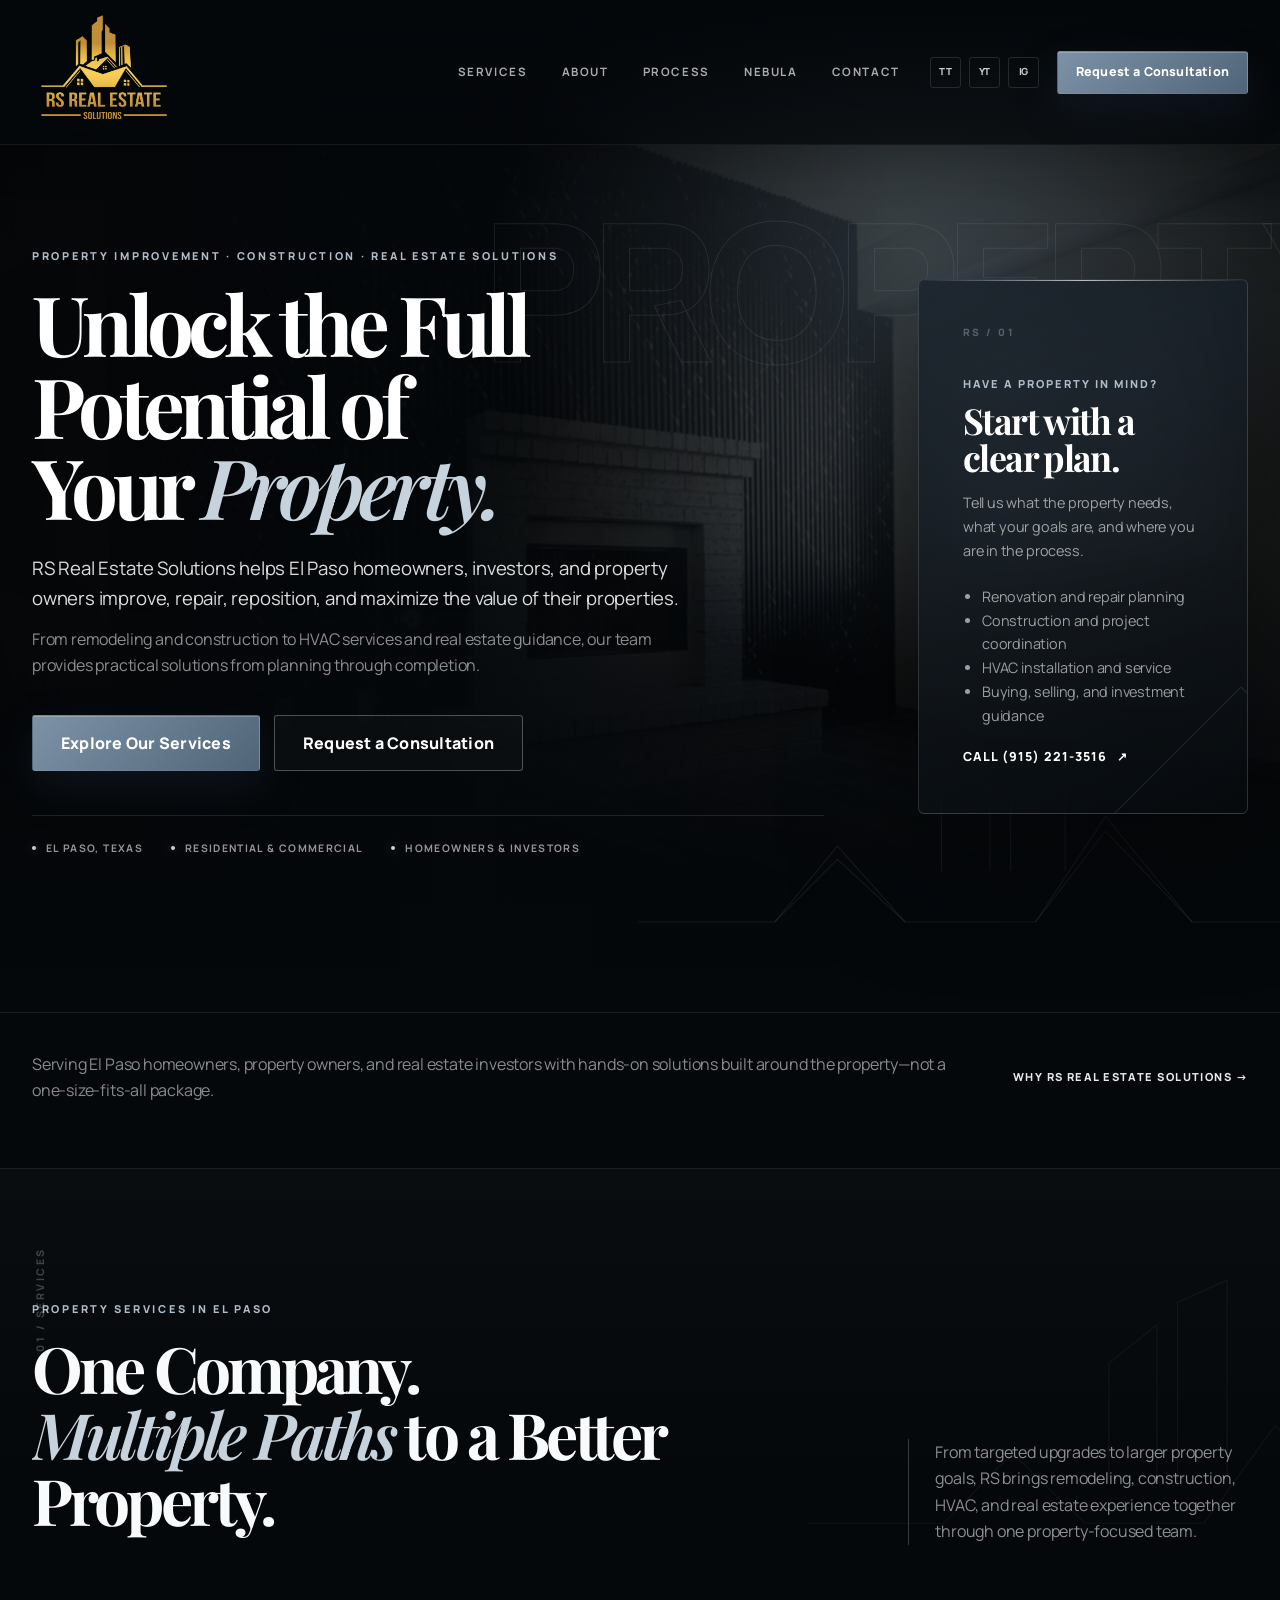
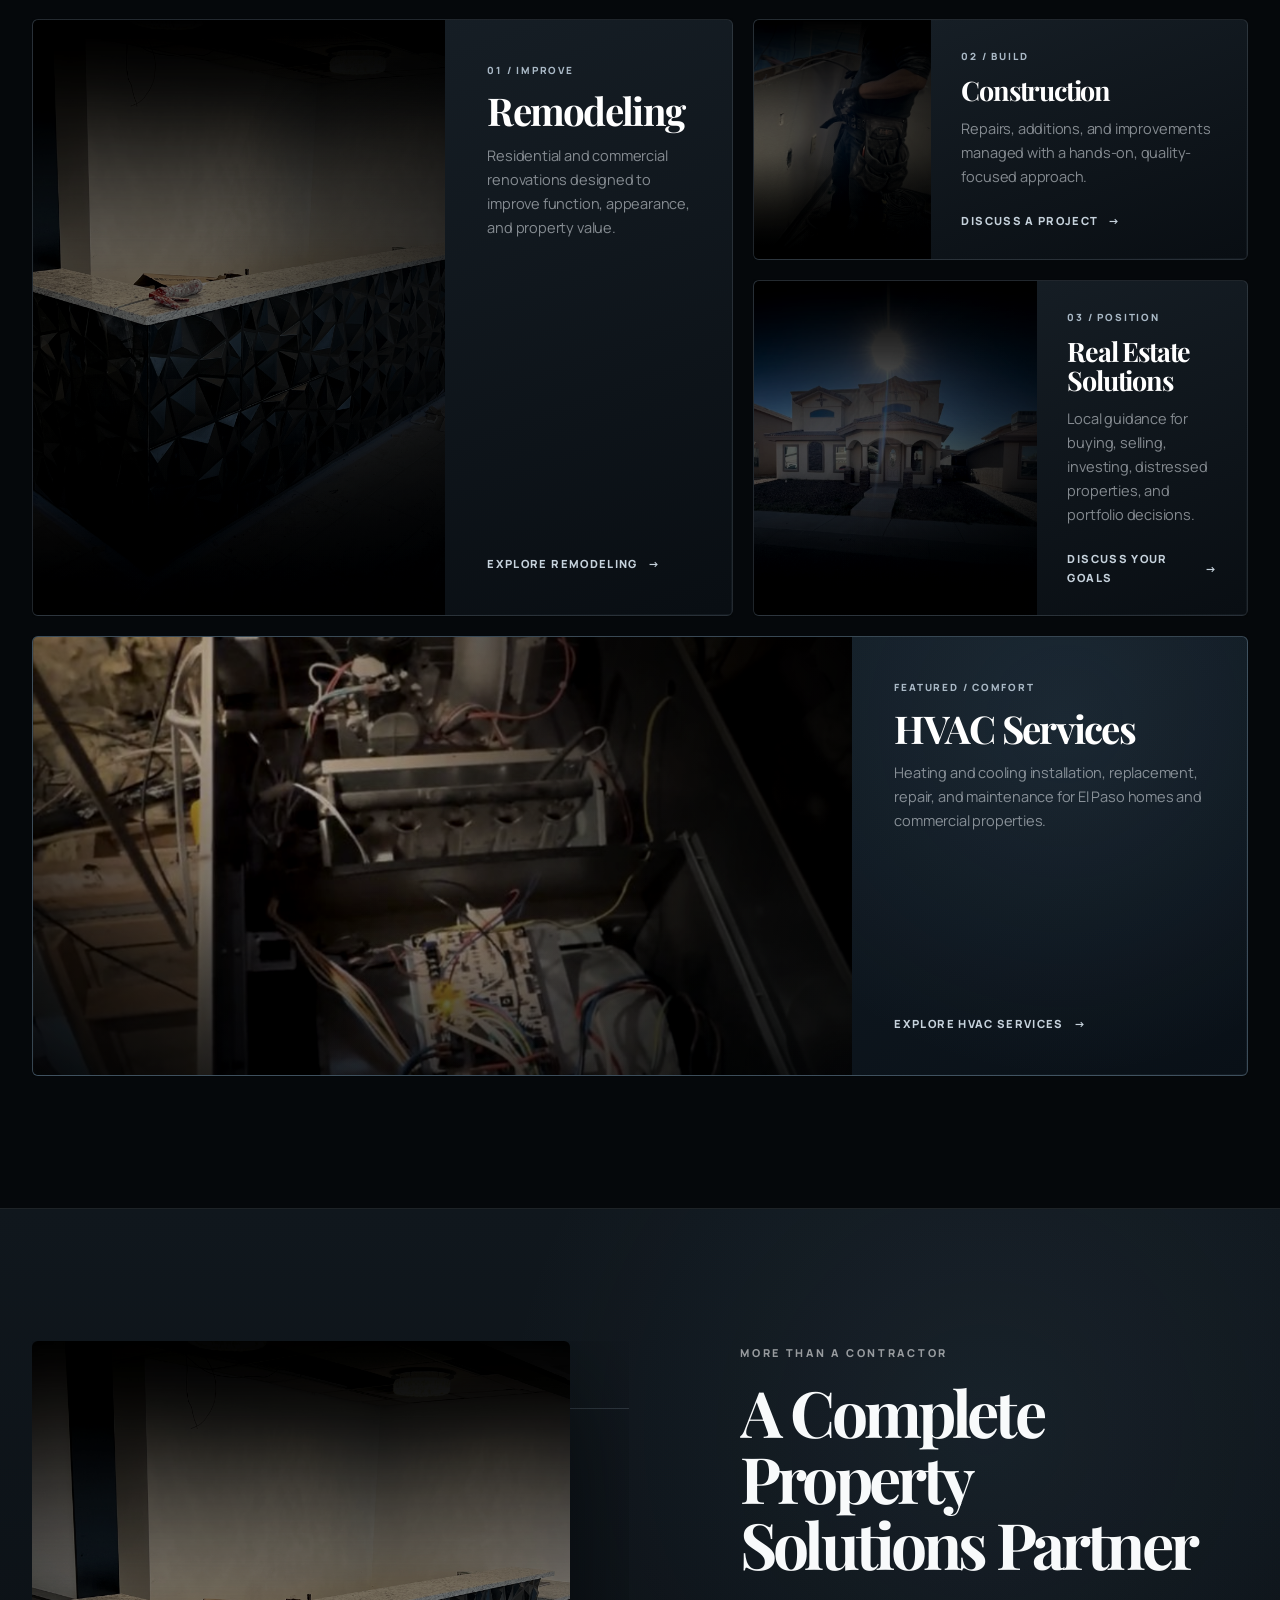
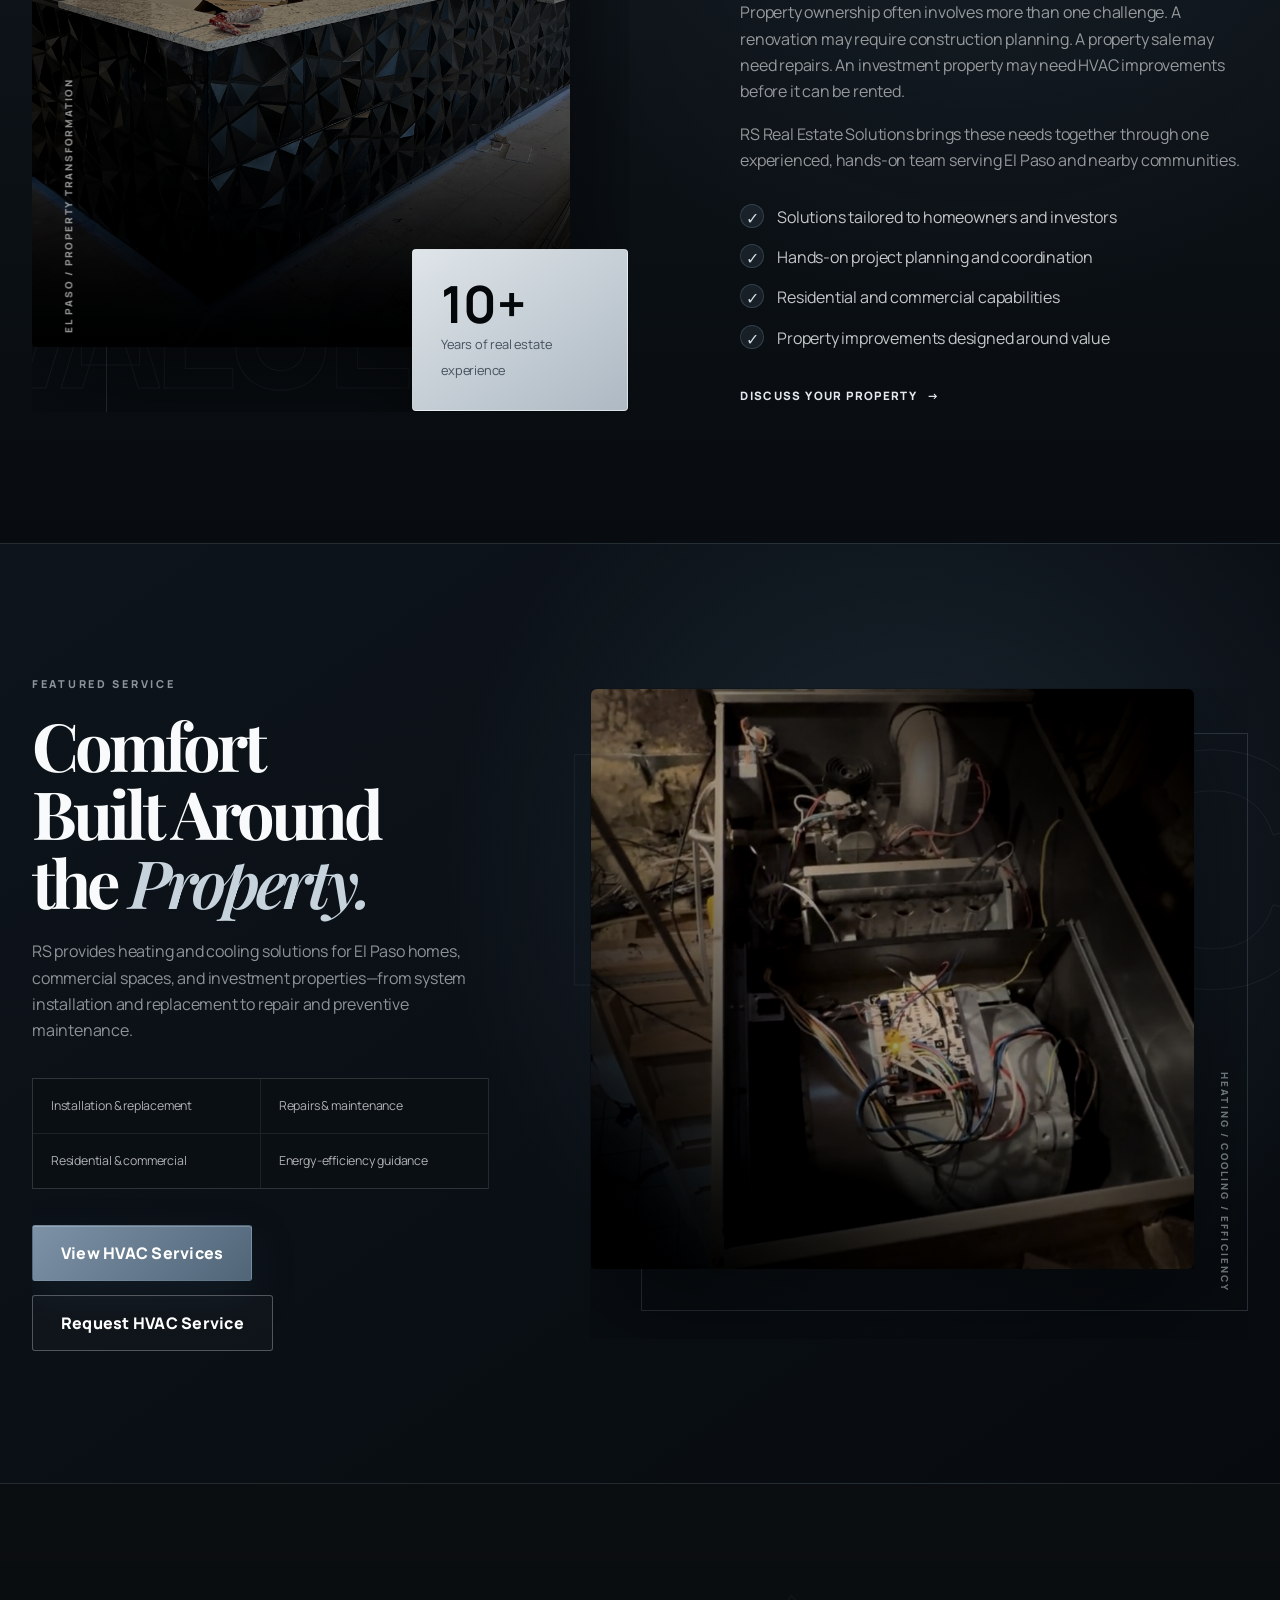
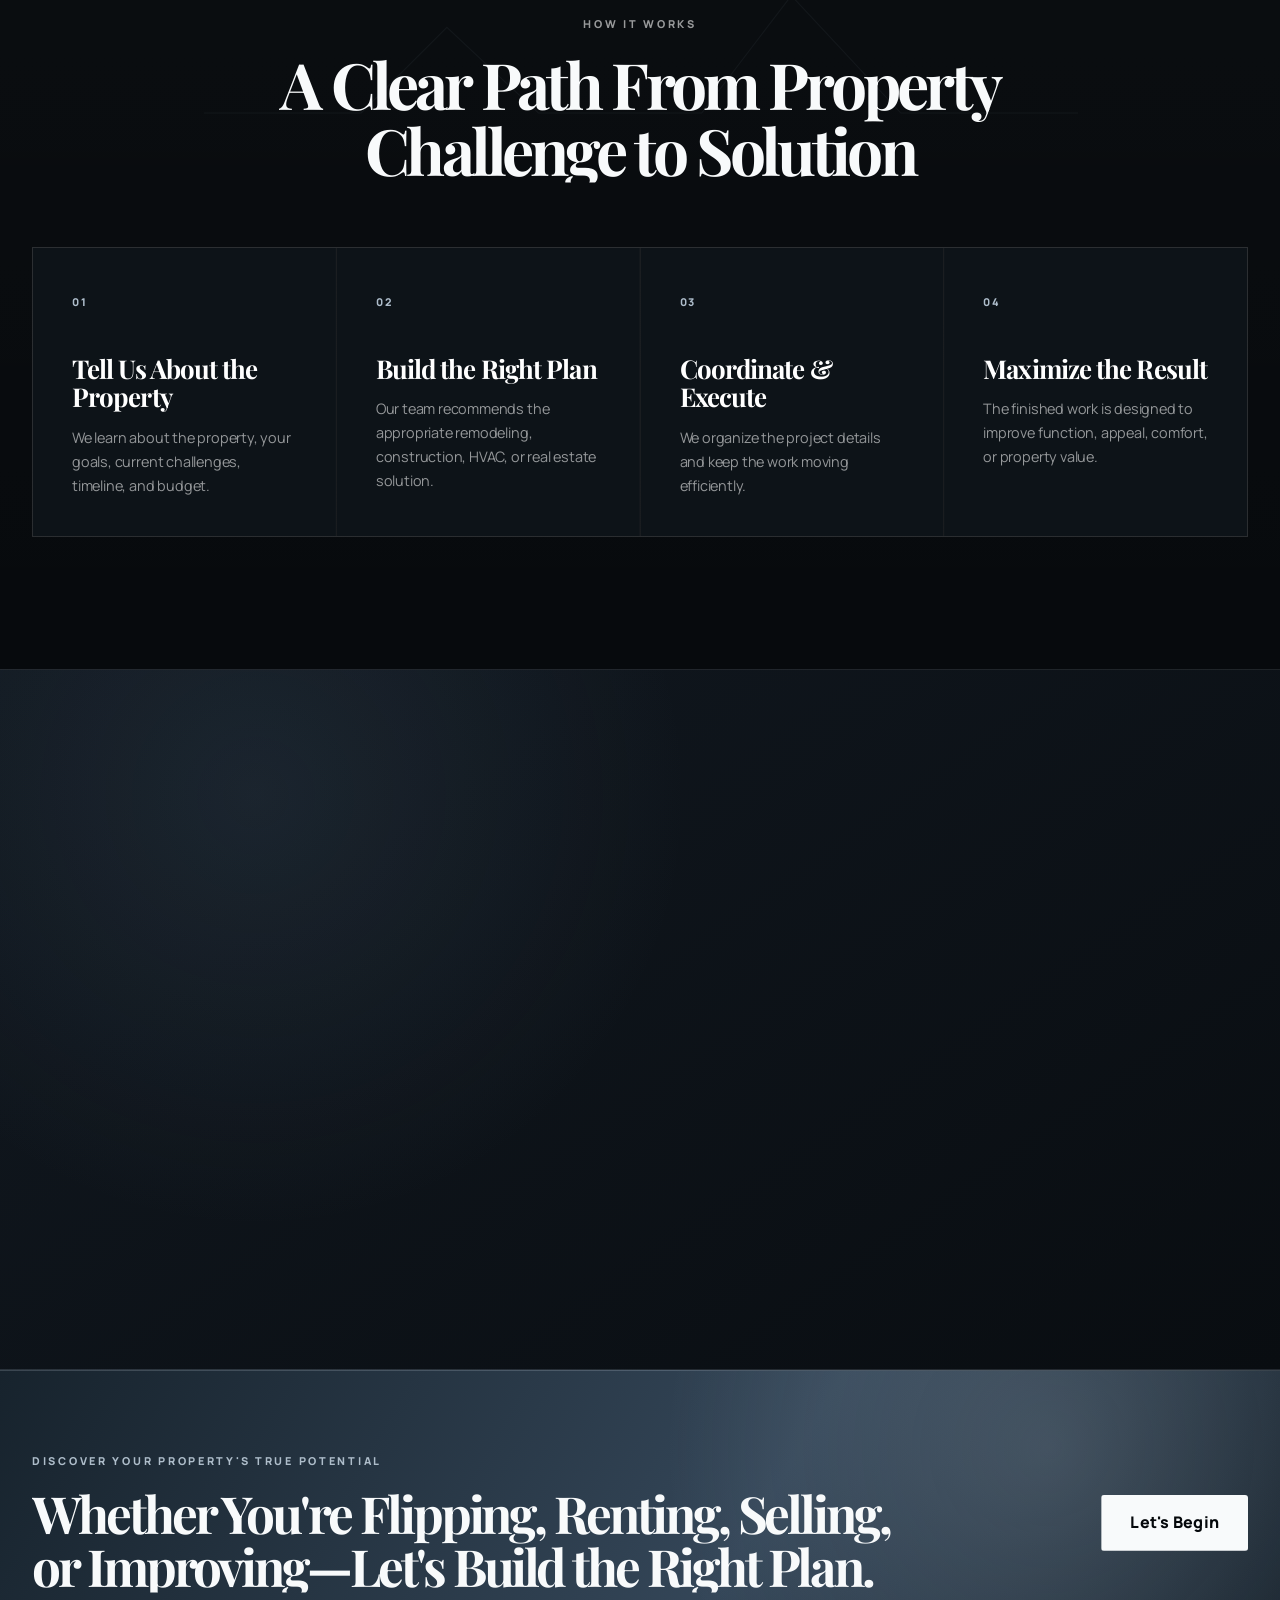
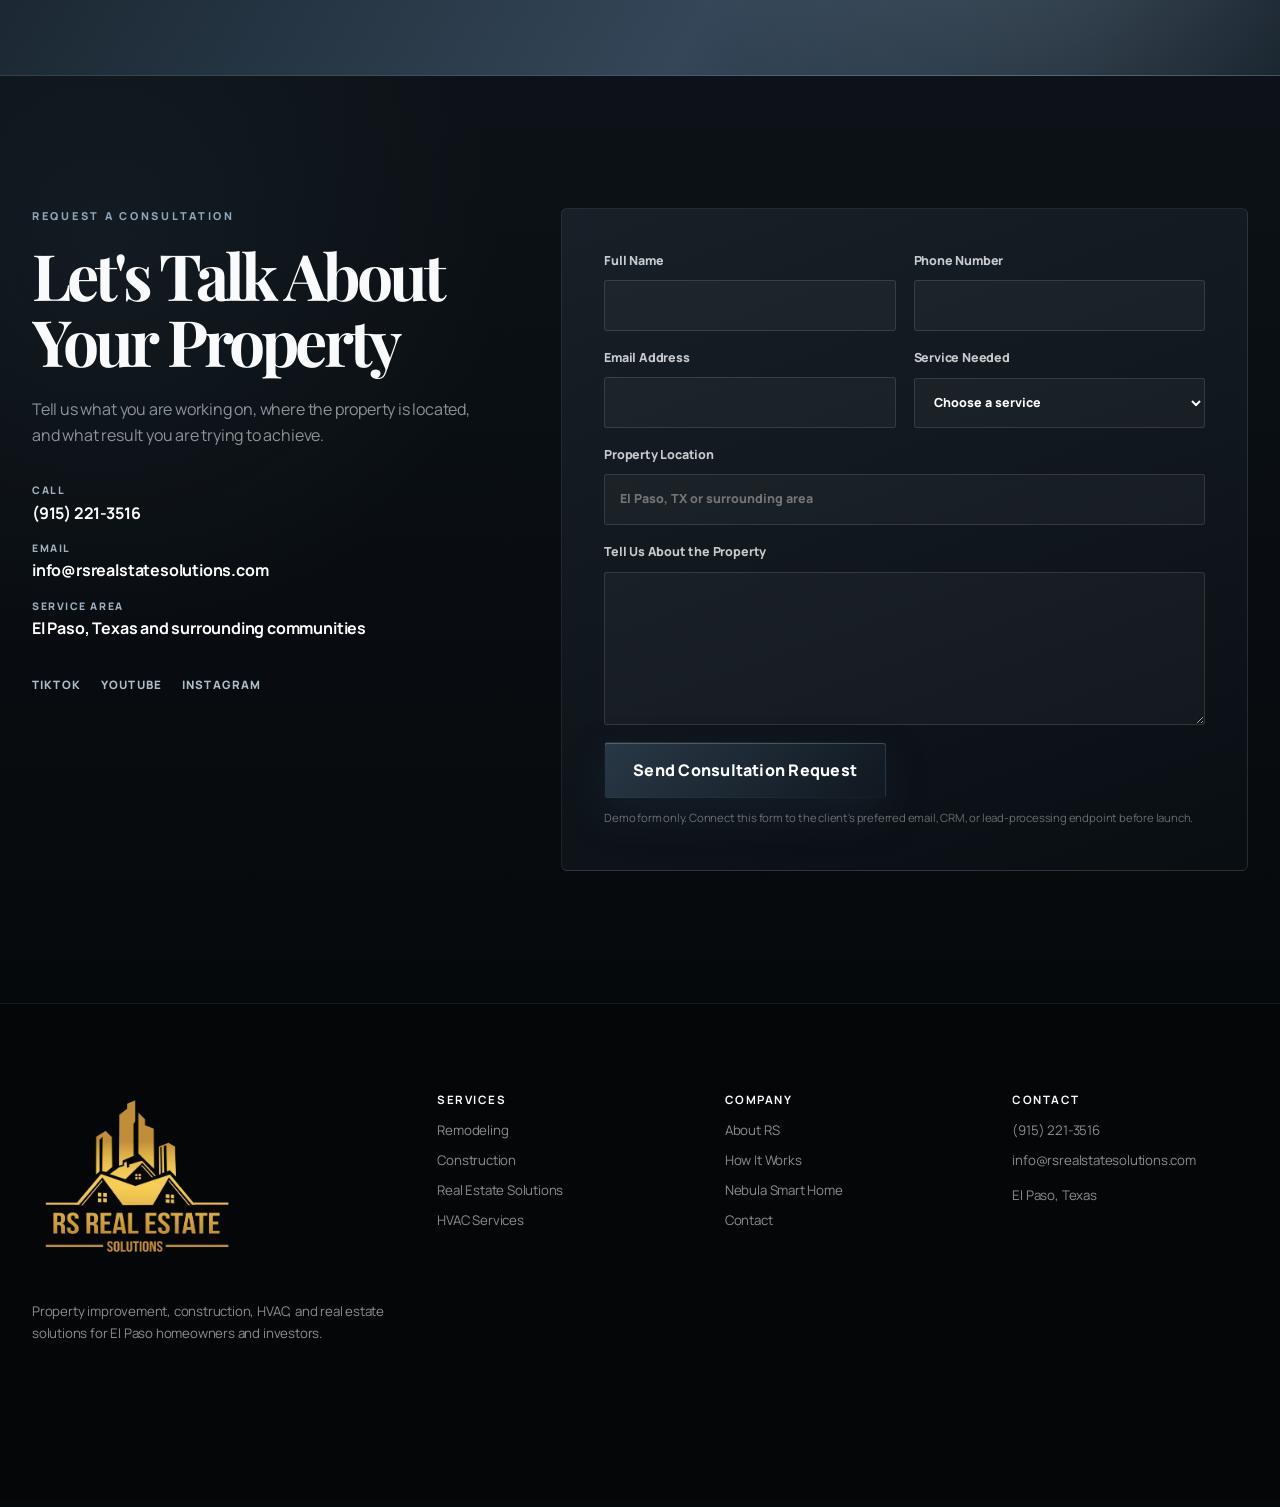
<file: index.html>
<!DOCTYPE html>
<html lang="en">
<head>
  <meta charset="UTF-8">
  <meta name="viewport" content="width=device-width, initial-scale=1.0">

  <title>RS Real Estate Solutions | Remodeling, Construction, HVAC & Real Estate Services in El Paso, TX</title>
  <meta name="description" content="RS Real Estate Solutions helps El Paso homeowners, investors, and property owners improve, repair, reposition, and maximize property value through remodeling, construction, HVAC, and real estate services.">
  <meta name="keywords" content="El Paso remodeling, construction services El Paso, HVAC services El Paso, real estate solutions El Paso, home renovations El Paso, property investment services">
  <meta name="robots" content="index, follow">
  <link rel="canonical" href="https://rsrealstatesolutions.com/">

  <meta property="og:type" content="website">
  <meta property="og:title" content="RS Real Estate Solutions | Unlock Your Property's Full Potential">
  <meta property="og:description" content="Local remodeling, construction, HVAC, and real estate solutions for El Paso homeowners and investors.">
  <meta property="og:url" content="https://rsrealstatesolutions.com/">
  <meta property="og:image" content="https://rsrealstatesolutions.com/images/og-rs-real-estate-solutions.jpg">
  <meta name="twitter:card" content="summary_large_image">

  <link rel="preconnect" href="https://fonts.googleapis.com">
  <link rel="preconnect" href="https://fonts.gstatic.com" crossorigin>
  <link href="https://fonts.googleapis.com/css2?family=Manrope:wght@400;500;600;700;800&family=Playfair+Display:wght@600;700&display=swap" rel="stylesheet">
  <script>document.documentElement.classList.add('js');window.setTimeout(function(){document.documentElement.classList.add('is-loaded');},2500);</script>
  <link rel="stylesheet" href="styles.css">
  <script src="animations.js" defer></script>

  <script type="application/ld+json">
  {
    "@context": "https://schema.org",
    "@type": "LocalBusiness",
    "name": "RS Real Estate Solutions",
    "url": "https://rsrealstatesolutions.com/",
    "telephone": "+1-915-221-3516",
    "image": "https://rsrealstatesolutions.com/images/rs-logo.png",
    "description": "El Paso property solutions company providing remodeling, construction, HVAC, and real estate services for homeowners, investors, and property owners.",
    "areaServed": {
      "@type": "City",
      "name": "El Paso"
    },
    "address": {
      "@type": "PostalAddress",
      "addressLocality": "El Paso",
      "addressRegion": "TX",
      "addressCountry": "US"
    },
    "sameAs": [
      "https://www.instagram.com/REPLACE_ME",
      "https://www.tiktok.com/@REPLACE_ME",
      "https://www.youtube.com/@REPLACE_ME"
    ],
    "hasOfferCatalog": {
      "@type": "OfferCatalog",
      "name": "Property Services",
      "itemListElement": [
        {"@type":"OfferCatalog","name":"Remodeling Services"},
        {"@type":"OfferCatalog","name":"Construction Services"},
        {"@type":"OfferCatalog","name":"Real Estate Solutions"},
        {"@type":"OfferCatalog","name":"HVAC Services"}
      ]
    }
  }
  </script>
</head>
<body>
  <a class="skip-link" href="#main-content">Skip to content</a>

  <header class="site-header">
    <div class="container nav-wrap">
      <a class="brand" href="#top" aria-label="RS Real Estate Solutions home">
        <img src="assets/rs-logo.png" alt="RS Real Estate Solutions logo">
      </a>

      <input class="nav-toggle" type="checkbox" id="nav-toggle" aria-label="Open navigation">
      <label class="nav-toggle-label" for="nav-toggle" aria-hidden="true"><span></span></label>

      <nav class="main-nav" aria-label="Primary navigation">
        <a href="#services">Services</a>
        <a href="#about">About</a>
        <a href="#process">Process</a>
        <a href="#nebula">Nebula</a>
        <a href="#contact">Contact</a>
      </nav>

      <div class="header-actions">
        <div class="social-links" aria-label="Social media links">
          <a href="https://www.tiktok.com/@REPLACE_ME" aria-label="TikTok">TT</a>
          <a href="https://www.youtube.com/@REPLACE_ME" aria-label="YouTube">YT</a>
          <a href="https://www.instagram.com/REPLACE_ME" aria-label="Instagram">IG</a>
        </div>
        <a class="button button-small" href="#contact">Request a Consultation</a>
      </div>
    </div>
  </header>

  <main id="main-content">
    <section class="hero hero-home" id="top">
      <div class="hero-media" aria-hidden="true"></div>
      <div class="hero-overlay"></div>
      <span class="hero-outline-word" aria-hidden="true">PROPERTY</span>
      <svg class="architectural-linework hero-linework" viewBox="0 0 900 420" aria-hidden="true" focusable="false">
        <path d="M18 354H184L260 278L342 354H500L585 244L690 354H882" />
        <path d="M184 354L260 262L342 354M500 354L585 226L690 354" />
        <path d="M386 292V155L445 112V292M470 292V82L536 56V292" />
      </svg>

      <div class="container hero-grid">
        <div class="hero-copy">
          <p class="eyebrow">Property Improvement · Construction · Real Estate Solutions</p>
          <h1>Unlock the Full Potential of Your <em>Property.</em></h1>
          <p class="hero-lead">RS Real Estate Solutions helps El Paso homeowners, investors, and property owners improve, repair, reposition, and maximize the value of their properties.</p>
          <p class="hero-sub">From remodeling and construction to HVAC services and real estate guidance, our team provides practical solutions from planning through completion.</p>
          <div class="hero-buttons">
            <a class="button" href="#services">Explore Our Services</a>
            <a class="button button-ghost" href="#contact">Request a Consultation</a>
          </div>
          <div class="hero-trust" aria-label="Service highlights">
            <span>El Paso, Texas</span>
            <span>Residential & Commercial</span>
            <span>Homeowners & Investors</span>
          </div>
        </div>

        <aside class="hero-card hero-card-offset" aria-label="Property consultation information">
          <div class="hero-card-index" aria-hidden="true">RS / 01</div>
          <p class="card-kicker">Have a property in mind?</p>
          <h2>Start with a clear plan.</h2>
          <p>Tell us what the property needs, what your goals are, and where you are in the process.</p>
          <ul>
            <li>Renovation and repair planning</li>
            <li>Construction and project coordination</li>
            <li>HVAC installation and service</li>
            <li>Buying, selling, and investment guidance</li>
          </ul>
          <a href="tel:+19152213516">Call (915) 221-3516 <span>↗</span></a>
        </aside>
      </div>
    </section>

    <section class="section intro-strip" aria-label="Local service introduction">
      <div class="container intro-grid">
        <p>Serving El Paso homeowners, property owners, and real estate investors with hands-on solutions built around the property—not a one-size-fits-all package.</p>
        <a href="#about">Why RS Real Estate Solutions <span>→</span></a>
      </div>
    </section>

    <section class="section services" id="services">
      <span class="section-index" aria-hidden="true">01 / SERVICES</span>
      <svg class="architectural-linework services-linework" viewBox="0 0 900 420" aria-hidden="true" focusable="false">
        <path d="M10 374H180L265 286L356 374H505L594 252L704 374H890" />
        <path d="M386 318V174L446 126V318M472 318V98L534 70V318" />
      </svg>

      <div class="container">
        <div class="section-heading editorial-heading">
          <div>
            <p class="eyebrow">Property Services in El Paso</p>
            <h2>One Company.<br><em>Multiple Paths</em> to a Better Property.</h2>
          </div>
          <p>From targeted upgrades to larger property goals, RS brings remodeling, construction, HVAC, and real estate experience together through one property-focused team.</p>
        </div>

        <div class="service-grid service-grid-editorial">
          <article class="service-card service-card-remodeling">
            <div class="service-image remodeling" role="img" aria-label="Modern remodeled kitchen"></div>
            <div class="service-content">
              <span class="service-number">01 / Improve</span>
              <h3>Remodeling</h3>
              <p>Residential and commercial renovations designed to improve function, appearance, and property value.</p>
              <a href="#contact" aria-label="Ask about remodeling services">Explore Remodeling <span>→</span></a>
            </div>
          </article>

          <article class="service-card service-card-construction">
            <div class="service-image construction" role="img" aria-label="Residential construction project"></div>
            <div class="service-content">
              <span class="service-number">02 / Build</span>
              <h3>Construction</h3>
              <p>Repairs, additions, and improvements managed with a hands-on, quality-focused approach.</p>
              <a href="#contact">Discuss a Project <span>→</span></a>
            </div>
          </article>

          <article class="service-card service-card-realestate">
            <div class="service-image realestate" role="img" aria-label="El Paso real estate investment property"></div>
            <div class="service-content">
              <span class="service-number">03 / Position</span>
              <h3>Real Estate Solutions</h3>
              <p>Local guidance for buying, selling, investing, distressed properties, and portfolio decisions.</p>
              <a href="#contact">Discuss Your Goals <span>→</span></a>
            </div>
          </article>

          <article class="service-card service-card-hvac featured-service">
            <div class="service-image hvac" role="img" aria-label="HVAC technician servicing an air conditioning system in El Paso"></div>
            <div class="service-content">
              <span class="service-number">Featured / Comfort</span>
              <h3>HVAC Services</h3>
              <p>Heating and cooling installation, replacement, repair, and maintenance for El Paso homes and commercial properties.</p>
              <a href="hvac-services-el-paso/index.html">Explore HVAC Services <span>→</span></a>
            </div>
          </article>
        </div>
      </div>
    </section>

    <section class="section about" id="about">
      <div class="container about-grid">
        <div class="about-visual">
          <span class="about-outline-word" aria-hidden="true">VALUE</span>
          <div class="about-main-image" role="img" aria-label="Renovated modern home interior"></div>
          <div class="about-image-frame" aria-hidden="true"></div>
          <p class="about-image-caption">El Paso / Property Transformation</p>
          <div class="about-badge">
            <strong>10+</strong>
            <span>Years of real estate experience</span>
          </div>
        </div>

        <div class="about-copy">
          <p class="eyebrow">More Than a Contractor</p>
          <h2>A Complete Property Solutions Partner</h2>
          <p>Property ownership often involves more than one challenge. A renovation may require construction planning. A property sale may need repairs. An investment property may need HVAC improvements before it can be rented.</p>
          <p>RS Real Estate Solutions brings these needs together through one experienced, hands-on team serving El Paso and nearby communities.</p>

          <div class="benefit-list">
            <div><span>✓</span><p>Solutions tailored to homeowners and investors</p></div>
            <div><span>✓</span><p>Hands-on project planning and coordination</p></div>
            <div><span>✓</span><p>Residential and commercial capabilities</p></div>
            <div><span>✓</span><p>Property improvements designed around value</p></div>
          </div>

          <a class="text-link" href="#contact">Discuss Your Property <span>→</span></a>
        </div>
      </div>
    </section>

    <section class="section hvac-feature" id="hvac">
      <span class="hvac-outline-word" aria-hidden="true">HVAC</span>
      <div class="container hvac-feature-grid">
        <div class="hvac-feature-copy">
          <p class="eyebrow">Featured Service</p>
          <h2>Comfort Built Around the <em>Property.</em></h2>
          <p>RS provides heating and cooling solutions for El Paso homes, commercial spaces, and investment properties—from system installation and replacement to repair and preventive maintenance.</p>
          <div class="hvac-points">
            <span>Installation & replacement</span>
            <span>Repairs & maintenance</span>
            <span>Residential & commercial</span>
            <span>Energy-efficiency guidance</span>
          </div>
          <div class="hero-buttons">
            <a class="button" href="hvac-services-el-paso/index.html">View HVAC Services</a>
            <a class="button button-ghost" href="#contact">Request HVAC Service</a>
          </div>
        </div>
        <div class="hvac-feature-visual">
          <div class="hvac-feature-image" role="img" aria-label="Air conditioning service for an El Paso property"></div>
          <div class="hvac-image-frame" aria-hidden="true"></div>
          <span class="hvac-vertical-label" aria-hidden="true">Heating / Cooling / Efficiency</span>
        </div>
      </div>
    </section>

    <section class="section process" id="process">
      <svg class="architectural-linework process-linework" viewBox="0 0 900 260" aria-hidden="true" focusable="false">
        <path d="M12 220H170L256 134L348 220H512L602 102L712 220H890" />
      </svg>
      <div class="container">
        <div class="section-heading centered light">
          <p class="eyebrow">How It Works</p>
          <h2>A Clear Path From Property Challenge to Solution</h2>
        </div>

        <div class="process-grid">
          <article><span>01</span><h3>Tell Us About the Property</h3><p>We learn about the property, your goals, current challenges, timeline, and budget.</p></article>
          <article><span>02</span><h3>Build the Right Plan</h3><p>Our team recommends the appropriate remodeling, construction, HVAC, or real estate solution.</p></article>
          <article><span>03</span><h3>Coordinate & Execute</h3><p>We organize the project details and keep the work moving efficiently.</p></article>
          <article><span>04</span><h3>Maximize the Result</h3><p>The finished work is designed to improve function, appeal, comfort, or property value.</p></article>
        </div>
      </div>
    </section>

    <section class="section nebula" id="nebula">
      <div class="container nebula-grid">
        <div>
          <p class="eyebrow dark">Connected Home Services</p>
          <h2>Home Maintenance Powered by Property Experience</h2>
          <p>RS Real Estate Solutions also supports property services delivered through Nebula Smart Home. Nebula gives homeowners a convenient point of contact for ongoing maintenance and service coordination, while RS brings the remodeling, construction, HVAC, and property experience needed to move the work forward.</p>
          <!-- Confirm the exact legal and operational relationship between RS and Nebula with Raul before launch. -->
          <a class="button dark-button" href="https://www.nebulasmarthome.com/">Visit Nebula Smart Home</a>
        </div>
        <div class="nebula-panel">
          <span>NEBULA</span>
          <h3>One point of contact for ongoing home needs.</h3>
          <ul>
            <li>Maintenance coordination</li>
            <li>Home service requests</li>
            <li>Repair planning</li>
            <li>Connection to experienced property professionals</li>
          </ul>
        </div>
      </div>
    </section>

    <section class="section final-cta">
      <div class="container final-cta-grid">
        <div>
          <p class="eyebrow">Discover Your Property's True Potential</p>
          <h2>Whether You're Flipping, Renting, Selling, or Improving—Let's Build the Right Plan.</h2>
        </div>
        <a class="button light-button" href="#contact">Let's Begin</a>
      </div>
    </section>

    <section class="section contact" id="contact">
      <div class="container contact-grid">
        <div class="contact-copy">
          <p class="eyebrow dark">Request a Consultation</p>
          <h2>Let's Talk About Your Property</h2>
          <p>Tell us what you are working on, where the property is located, and what result you are trying to achieve.</p>
          <div class="contact-details">
            <a href="tel:+19152213516"><span>Call</span>(915) 221-3516</a>
            <a href="mailto:info@rsrealstatesolutions.com"><span>Email</span>info@rsrealstatesolutions.com</a>
            <p><span>Service Area</span>El Paso, Texas and surrounding communities</p>
          </div>
          <div class="contact-socials">
            <a href="https://www.tiktok.com/@REPLACE_ME">TikTok</a>
            <a href="https://www.youtube.com/@REPLACE_ME">YouTube</a>
            <a href="https://www.instagram.com/REPLACE_ME">Instagram</a>
          </div>
        </div>

        <form class="contact-form" action="#" method="post">
          <div class="field-row">
            <label>Full Name<input type="text" name="name" autocomplete="name" required></label>
            <label>Phone Number<input type="tel" name="phone" autocomplete="tel" required></label>
          </div>
          <div class="field-row">
            <label>Email Address<input type="email" name="email" autocomplete="email" required></label>
            <label>Service Needed
              <select name="service" required>
                <option value="">Choose a service</option>
                <option>Remodeling</option>
                <option>Construction Services</option>
                <option>Real Estate Solutions</option>
                <option>HVAC Services</option>
                <option>Not Sure Yet</option>
              </select>
            </label>
          </div>
          <label>Property Location<input type="text" name="location" placeholder="El Paso, TX or surrounding area"></label>
          <label>Tell Us About the Property<textarea name="message" rows="6" required></textarea></label>
          <button class="button dark-button" type="submit">Send Consultation Request</button>
          <p class="form-note">Demo form only. Connect this form to the client's preferred email, CRM, or lead-processing endpoint before launch.</p>
        </form>
      </div>
    </section>
  </main>

  <footer class="site-footer">
    <div class="container footer-grid">
      <div>
        <img class="footer-logo" src="assets/rs-logo.png" alt="RS Real Estate Solutions">
        <p>Property improvement, construction, HVAC, and real estate solutions for El Paso homeowners and investors.</p>
      </div>
      <div>
        <h3>Services</h3>
        <a href="#services">Remodeling</a>
        <a href="#services">Construction</a>
        <a href="#services">Real Estate Solutions</a>
        <a href="hvac-services-el-paso/index.html">HVAC Services</a>
      </div>
      <div>
        <h3>Company</h3>
        <a href="#about">About RS</a>
        <a href="#process">How It Works</a>
        <a href="#nebula">Nebula Smart Home</a>
        <a href="#contact">Contact</a>
      </div>
      <div>
        <h3>Contact</h3>
        <a href="tel:+19152213516">(915) 221-3516</a>
        <a href="mailto:info@rsrealstatesolutions.com">info@rsrealstatesolutions.com</a>
        <p>El Paso, Texas</p>
      </div>
    </div>
    <div class="container footer-bottom">
      <p>© 2026 RS Real Estate Solutions. All rights reserved.</p>
      <div><a href="#">Privacy Policy</a><a href="#">Terms of Service</a></div>
    </div>
  </footer>
</body>
</html>
</file>
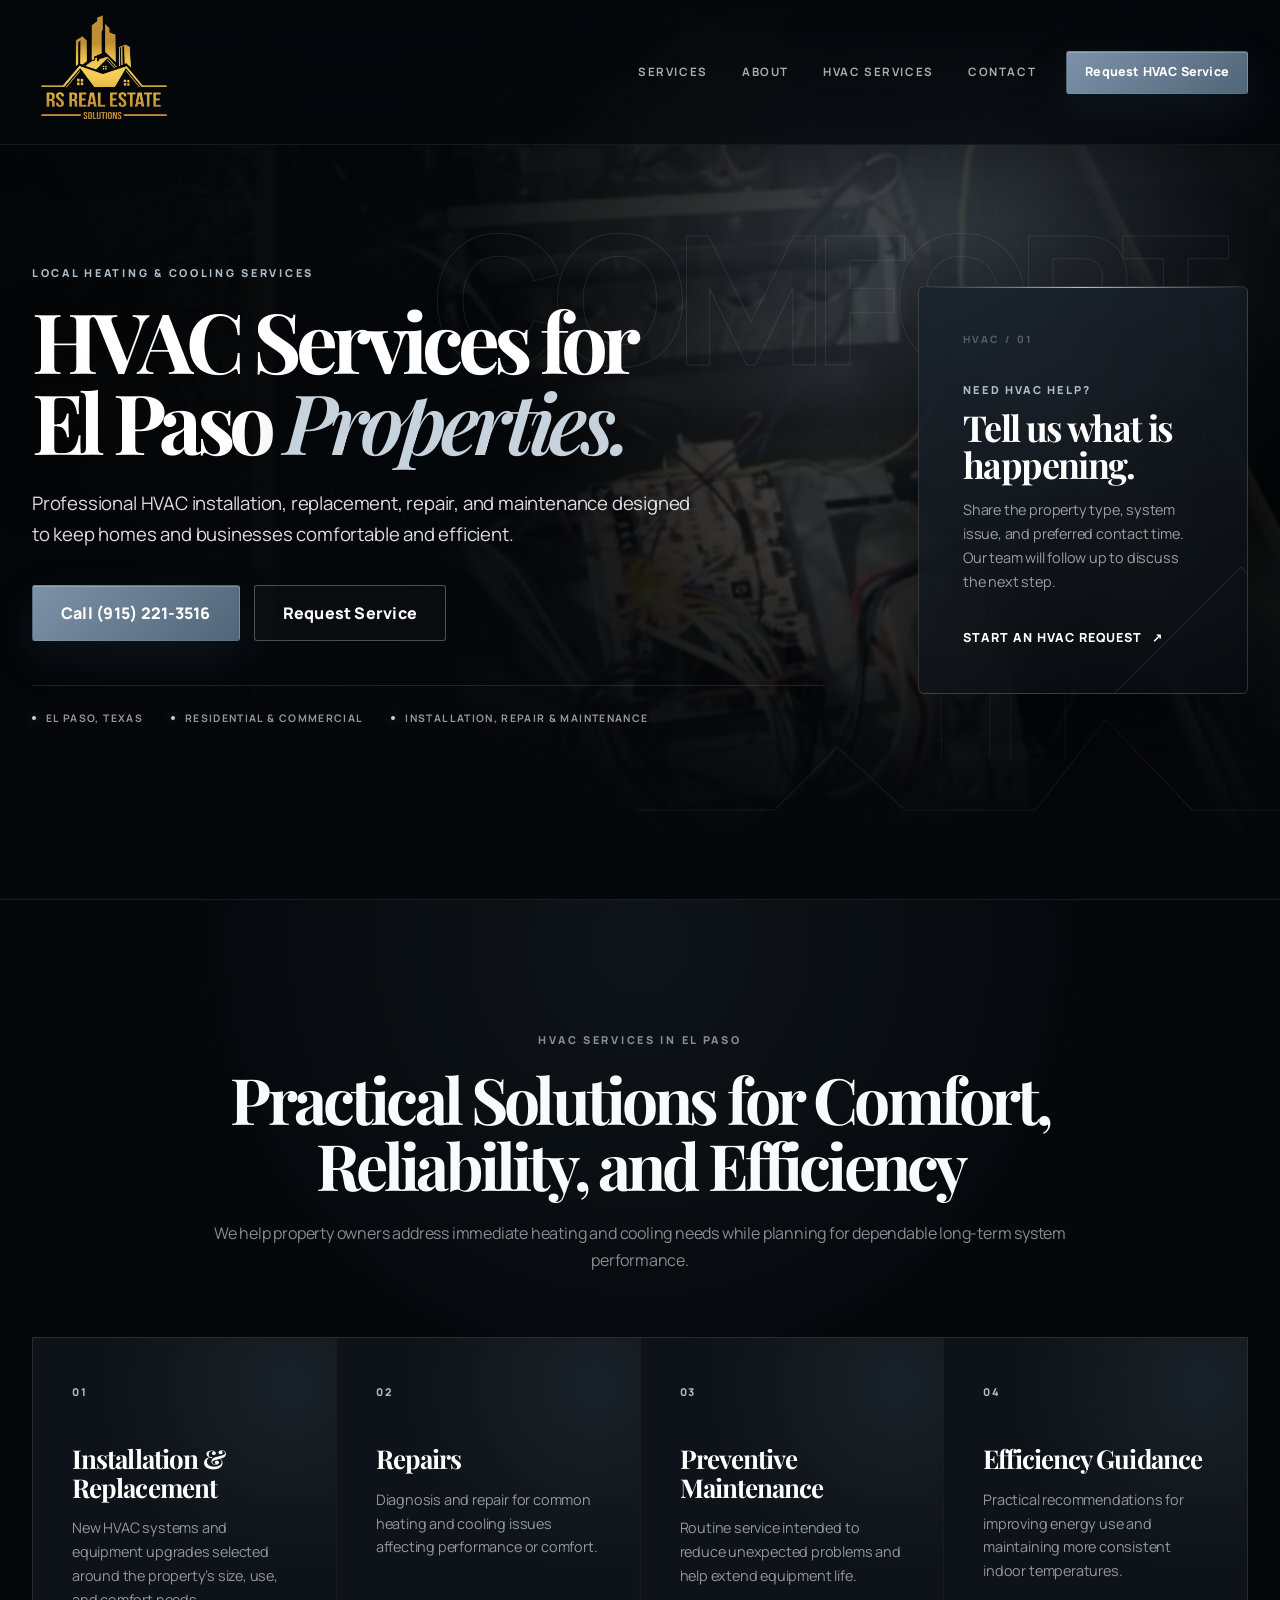
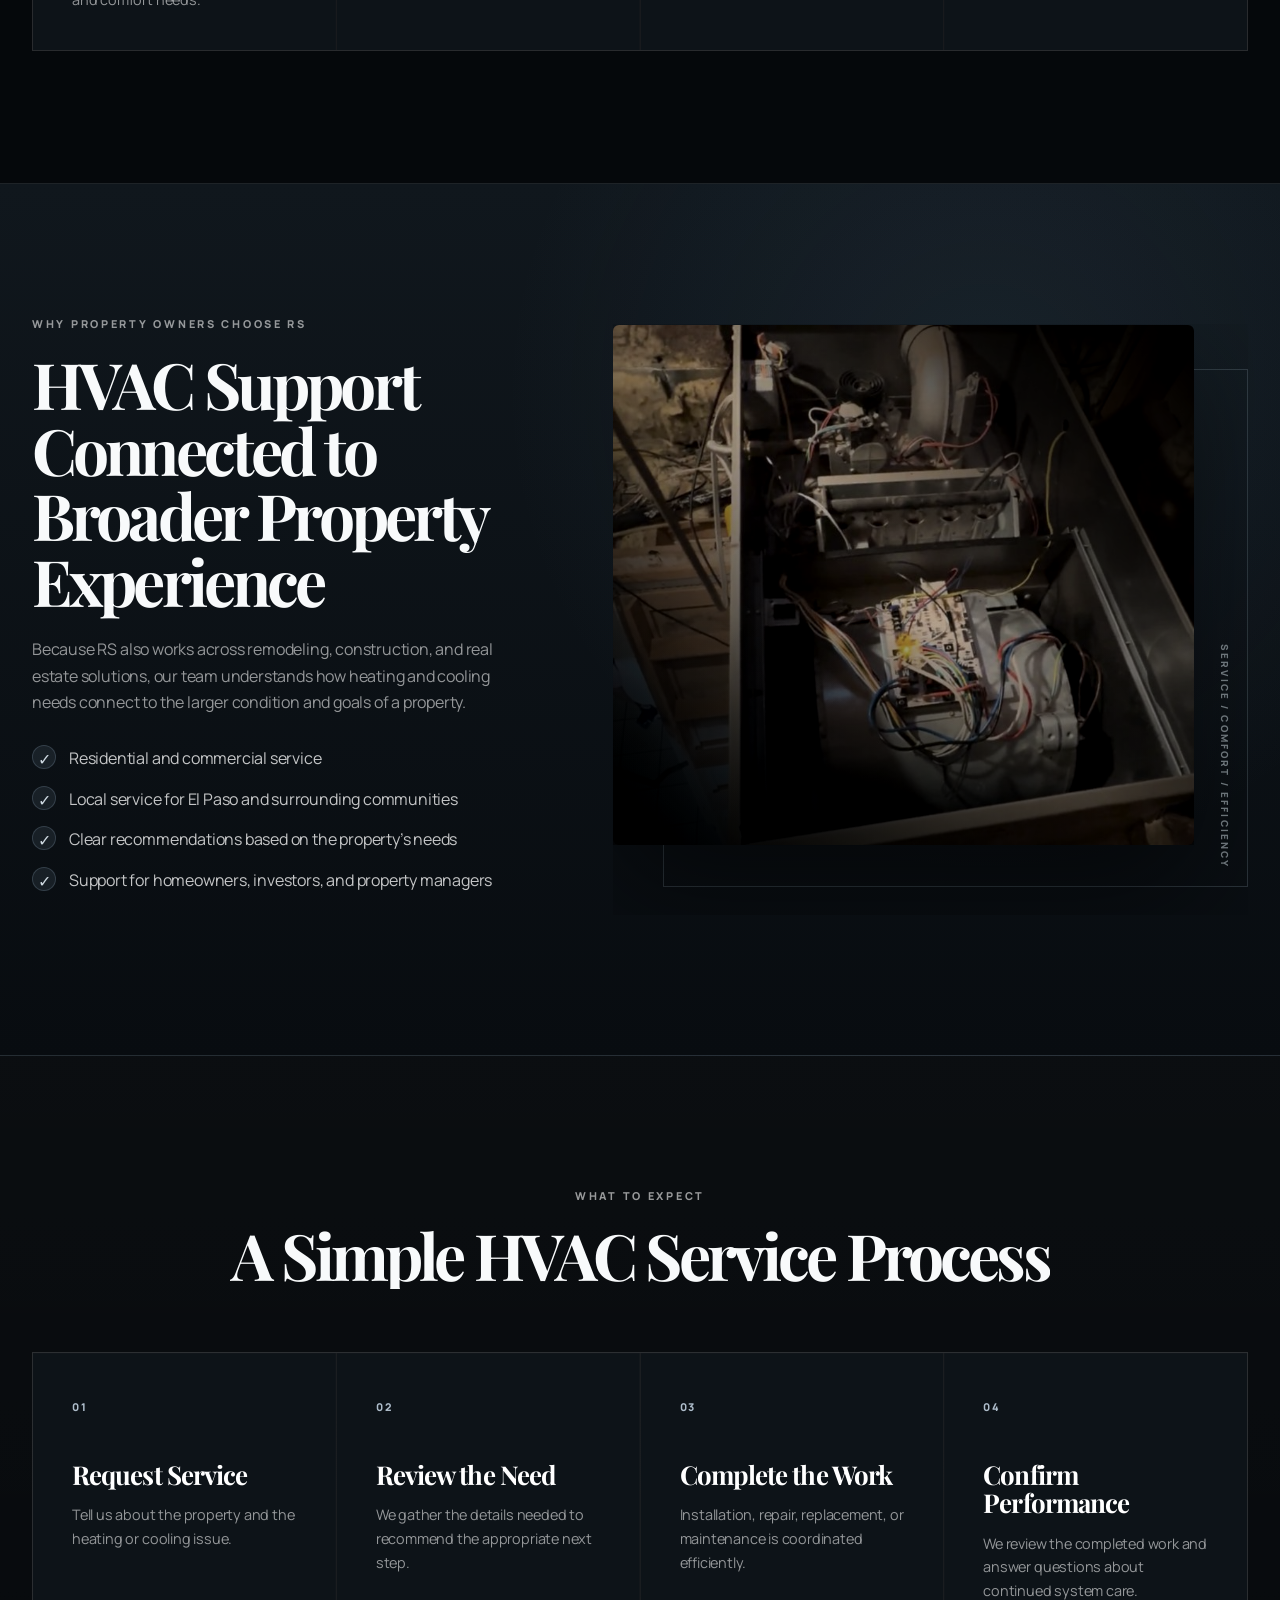
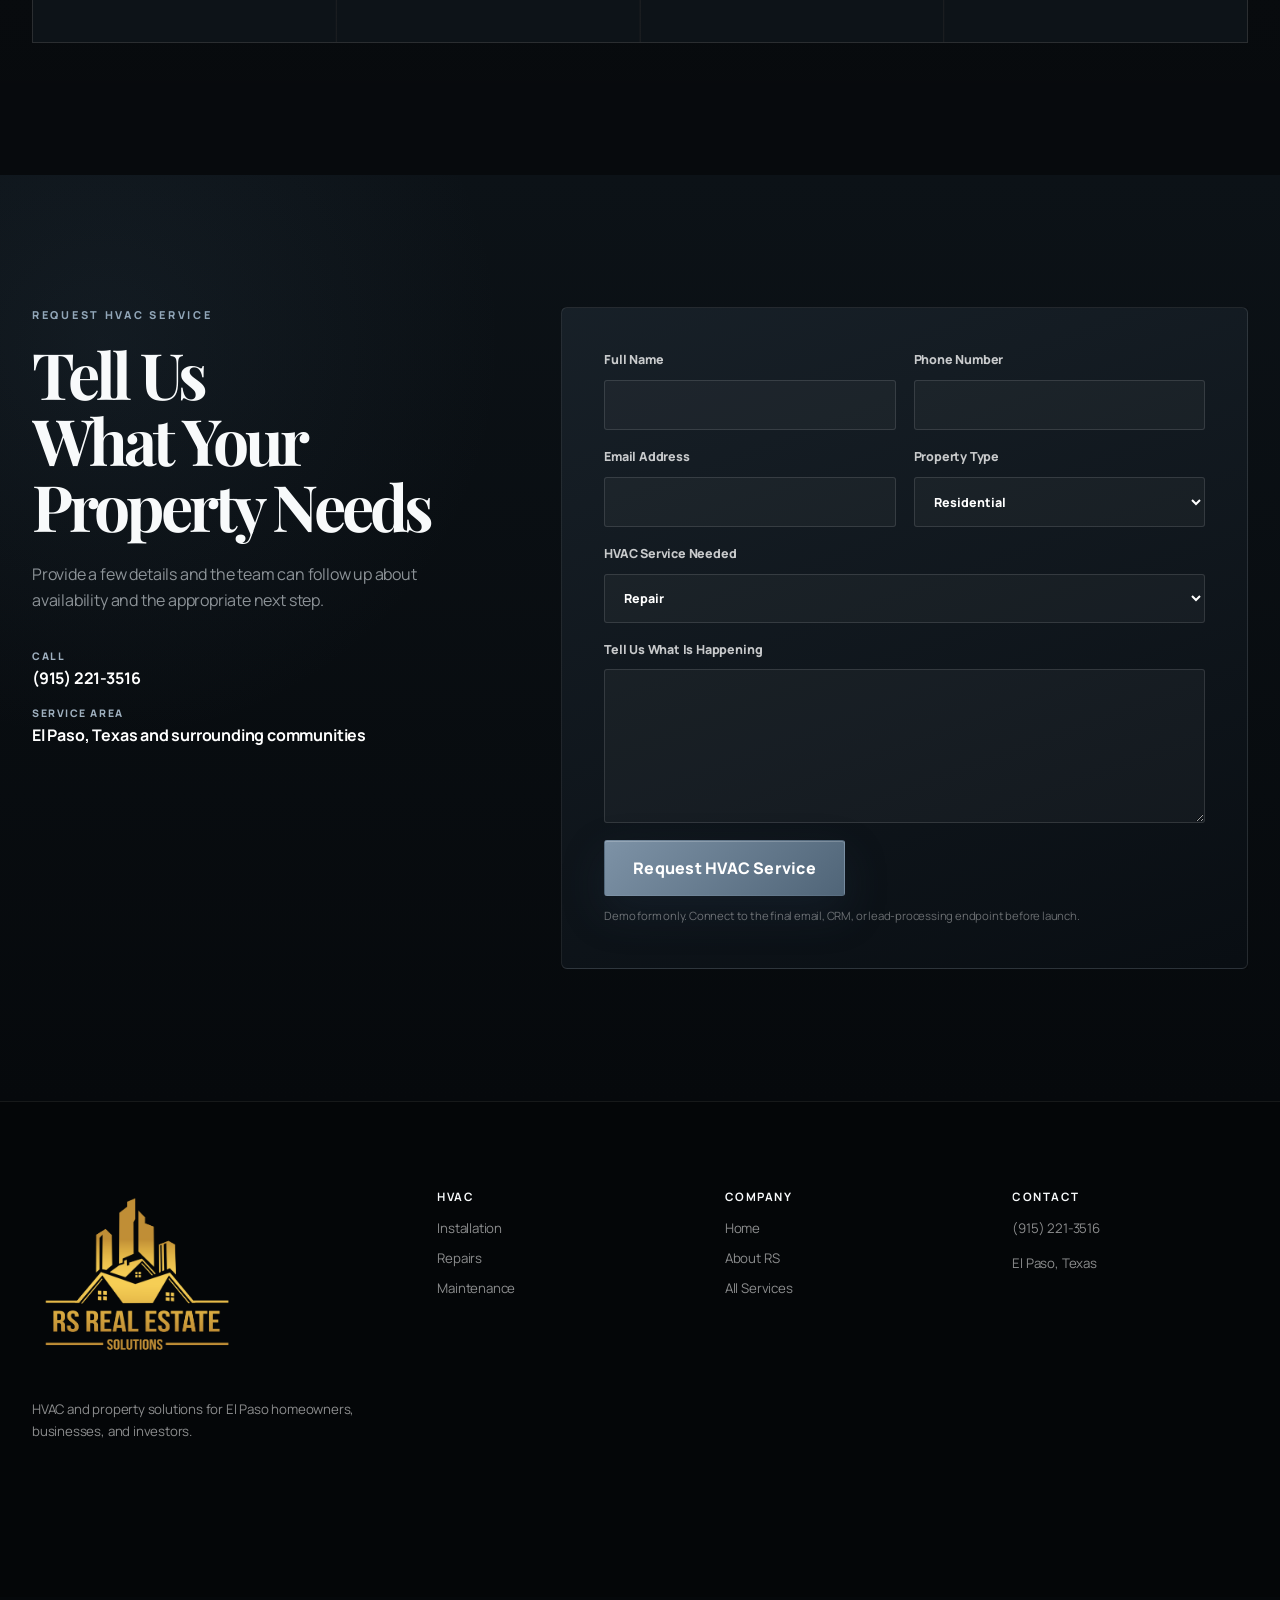
<file: hvac-services-el-paso/index.html>
<!DOCTYPE html>
<html lang="en">
<head>
  <meta charset="UTF-8">
  <meta name="viewport" content="width=device-width, initial-scale=1.0">
  <title>HVAC Services in El Paso, TX | RS Real Estate Solutions</title>
  <meta name="description" content="RS Real Estate Solutions provides HVAC installation, replacement, repair, and maintenance for homes and commercial properties in El Paso, Texas and surrounding communities.">
  <meta name="robots" content="index, follow">
  <link rel="canonical" href="https://rsrealstatesolutions.com/hvac-services-el-paso/">
  <meta property="og:type" content="website">
  <meta property="og:title" content="HVAC Services in El Paso | RS Real Estate Solutions">
  <meta property="og:description" content="Local HVAC installation, repair, replacement, and maintenance for El Paso homes and businesses.">
  <meta property="og:url" content="https://rsrealstatesolutions.com/hvac-services-el-paso/">
  <link rel="preconnect" href="https://fonts.googleapis.com">
  <link rel="preconnect" href="https://fonts.gstatic.com" crossorigin>
  <link href="https://fonts.googleapis.com/css2?family=Manrope:wght@400;500;600;700;800&family=Playfair+Display:wght@600;700&display=swap" rel="stylesheet">
  <script>document.documentElement.classList.add('js');window.setTimeout(function(){document.documentElement.classList.add('is-loaded');},2500);</script>
  <link rel="stylesheet" href="../styles.css">
  <script src="../animations.js" defer></script>
  <script type="application/ld+json">
  {
    "@context":"https://schema.org",
    "@type":"Service",
    "name":"HVAC Services in El Paso",
    "url":"https://rsrealstatesolutions.com/hvac-services-el-paso/",
    "provider":{"@type":"LocalBusiness","name":"RS Real Estate Solutions","telephone":"+1-915-221-3516","url":"https://rsrealstatesolutions.com/"},
    "areaServed":{"@type":"City","name":"El Paso"},
    "serviceType":["HVAC installation","HVAC replacement","HVAC repair","HVAC maintenance"]
  }
  </script>
</head>
<body>
  <a class="skip-link" href="#main-content">Skip to content</a>
  <header class="site-header">
    <div class="container nav-wrap">
      <a class="brand" href="../index.html" aria-label="RS Real Estate Solutions home"><img src="../assets/rs-logo.png" alt="RS Real Estate Solutions"></a>
      <input class="nav-toggle" type="checkbox" id="nav-toggle" aria-label="Open navigation">
      <label class="nav-toggle-label" for="nav-toggle" aria-hidden="true"><span></span></label>
      <nav class="main-nav" aria-label="Primary navigation">
        <a href="../index.html#services">Services</a>
        <a href="../index.html#about">About</a>
        <a href="#hvac-services">HVAC Services</a>
        <a href="#contact">Contact</a>
      </nav>
      <div class="header-actions"><a class="button button-small" href="#contact">Request HVAC Service</a></div>
    </div>
  </header>
  <main id="main-content">
    <section class="hero hvac-page-hero">
      <div class="hero-media" aria-hidden="true"></div>
      <div class="hero-overlay"></div>
      <span class="hero-outline-word" aria-hidden="true">COMFORT</span>
      <svg class="architectural-linework hero-linework" viewBox="0 0 900 420" aria-hidden="true" focusable="false">
        <path d="M18 354H184L260 278L342 354H500L585 244L690 354H882" />
        <path d="M386 292V155L445 112V292M470 292V82L536 56V292" />
      </svg>
      <div class="container hero-grid">
        <div class="hero-copy">
          <p class="eyebrow">Local Heating & Cooling Services</p>
          <h1>HVAC Services for El Paso <em>Properties.</em></h1>
          <p class="hero-lead">Professional HVAC installation, replacement, repair, and maintenance designed to keep homes and businesses comfortable and efficient.</p>
          <div class="hero-buttons">
            <a class="button" href="tel:+19152213516">Call (915) 221-3516</a>
            <a class="button button-ghost" href="#contact">Request Service</a>
          </div>
          <div class="hero-trust"><span>El Paso, Texas</span><span>Residential & Commercial</span><span>Installation, Repair & Maintenance</span></div>
        </div>
        <aside class="hero-card hero-card-offset">
          <div class="hero-card-index" aria-hidden="true">HVAC / 01</div>
          <p class="card-kicker">Need HVAC help?</p>
          <h2>Tell us what is happening.</h2>
          <p>Share the property type, system issue, and preferred contact time. Our team will follow up to discuss the next step.</p>
          <a href="#contact">Start an HVAC request <span>↗</span></a>
        </aside>
      </div>
    </section>
    <section class="section services" id="hvac-services">
      <div class="container">
        <div class="section-heading centered">
          <p class="eyebrow">HVAC Services in El Paso</p>
          <h2>Practical Solutions for Comfort, Reliability, and Efficiency</h2>
          <p>We help property owners address immediate heating and cooling needs while planning for dependable long-term system performance.</p>
        </div>
        <div class="process-grid hvac-service-grid">
          <article><span>01</span><h3>Installation & Replacement</h3><p>New HVAC systems and equipment upgrades selected around the property’s size, use, and comfort needs.</p></article>
          <article><span>02</span><h3>Repairs</h3><p>Diagnosis and repair for common heating and cooling issues affecting performance or comfort.</p></article>
          <article><span>03</span><h3>Preventive Maintenance</h3><p>Routine service intended to reduce unexpected problems and help extend equipment life.</p></article>
          <article><span>04</span><h3>Efficiency Guidance</h3><p>Practical recommendations for improving energy use and maintaining more consistent indoor temperatures.</p></article>
        </div>
      </div>
    </section>
    <section class="section about">
      <div class="container about-grid">
        <div class="about-copy">
          <p class="eyebrow">Why Property Owners Choose RS</p>
          <h2>HVAC Support Connected to Broader Property Experience</h2>
          <p>Because RS also works across remodeling, construction, and real estate solutions, our team understands how heating and cooling needs connect to the larger condition and goals of a property.</p>
          <div class="benefit-list">
            <div><span>✓</span><p>Residential and commercial service</p></div>
            <div><span>✓</span><p>Local service for El Paso and surrounding communities</p></div>
            <div><span>✓</span><p>Clear recommendations based on the property’s needs</p></div>
            <div><span>✓</span><p>Support for homeowners, investors, and property managers</p></div>
          </div>
        </div>
        <div class="hvac-feature-visual"><div class="hvac-feature-image" role="img" aria-label="HVAC equipment service in El Paso"></div><div class="hvac-image-frame" aria-hidden="true"></div><span class="hvac-vertical-label" aria-hidden="true">Service / Comfort / Efficiency</span></div>
      </div>
    </section>
    <section class="section process">
      <div class="container">
        <div class="section-heading centered light"><p class="eyebrow">What to Expect</p><h2>A Simple HVAC Service Process</h2></div>
        <div class="process-grid">
          <article><span>01</span><h3>Request Service</h3><p>Tell us about the property and the heating or cooling issue.</p></article>
          <article><span>02</span><h3>Review the Need</h3><p>We gather the details needed to recommend the appropriate next step.</p></article>
          <article><span>03</span><h3>Complete the Work</h3><p>Installation, repair, replacement, or maintenance is coordinated efficiently.</p></article>
          <article><span>04</span><h3>Confirm Performance</h3><p>We review the completed work and answer questions about continued system care.</p></article>
        </div>
      </div>
    </section>
    <section class="section contact" id="contact">
      <div class="container contact-grid">
        <div class="contact-copy">
          <p class="eyebrow dark">Request HVAC Service</p>
          <h2>Tell Us What Your Property Needs</h2>
          <p>Provide a few details and the team can follow up about availability and the appropriate next step.</p>
          <div class="contact-details"><a href="tel:+19152213516"><span>Call</span>(915) 221-3516</a><p><span>Service Area</span>El Paso, Texas and surrounding communities</p></div>
        </div>
        <form class="contact-form" action="#" method="post">
          <div class="field-row"><label>Full Name<input type="text" name="name" autocomplete="name" required></label><label>Phone Number<input type="tel" name="phone" autocomplete="tel" required></label></div>
          <div class="field-row"><label>Email Address<input type="email" name="email" autocomplete="email"></label><label>Property Type<select name="property_type"><option>Residential</option><option>Commercial</option><option>Rental / Investment Property</option></select></label></div>
          <label>HVAC Service Needed<select name="service"><option>Repair</option><option>Maintenance</option><option>Installation</option><option>Replacement</option><option>Not Sure</option></select></label>
          <label>Tell Us What Is Happening<textarea name="message" rows="6" required></textarea></label>
          <button class="button" type="submit">Request HVAC Service</button>
          <p class="form-note">Demo form only. Connect to the final email, CRM, or lead-processing endpoint before launch.</p>
        </form>
      </div>
    </section>
  </main>
  <footer class="site-footer">
    <div class="container footer-grid"><div><img class="footer-logo" src="../assets/rs-logo.png" alt="RS Real Estate Solutions"><p>HVAC and property solutions for El Paso homeowners, businesses, and investors.</p></div><div><h3>HVAC</h3><a href="#hvac-services">Installation</a><a href="#hvac-services">Repairs</a><a href="#hvac-services">Maintenance</a></div><div><h3>Company</h3><a href="../index.html">Home</a><a href="../index.html#about">About RS</a><a href="../index.html#services">All Services</a></div><div><h3>Contact</h3><a href="tel:+19152213516">(915) 221-3516</a><p>El Paso, Texas</p></div></div>
    <div class="container footer-bottom"><p>© 2026 RS Real Estate Solutions. All rights reserved.</p></div>
  </footer>
</body>
</html>
</file>
<file: styles.css>
/* =========================================================
   RS Real Estate Solutions — Dark Architectural Editorial
   Shared styles for the home page and directory service pages.
   ========================================================= */

:root {
  --ink: #05080b;
  --ink-soft: #090e13;
  --graphite: #0e151c;
  --graphite-2: #131d26;
  --panel: #111922;
  --panel-light: #18232d;
  --steel: #91a6b8;
  --steel-bright: #c6d2dc;
  --ice: #e3e9ee;
  --ivory: #f0eee8;
  --white: #f8fafb;
  --muted: rgba(226, 233, 239, .60);
  --muted-dark: #8c9aa6;
  --line: rgba(226, 235, 242, .10);
  --line-bright: rgba(226, 235, 242, .22);
  --glow: rgba(112, 145, 174, .18);
  --shadow-deep: 0 42px 120px rgba(0, 0, 0, .54);
  --shadow-soft: 0 24px 70px rgba(0, 0, 0, .30);
  --radius: 6px;
  --container: 1280px;
}

* {
  box-sizing: border-box;
}

html {
  scroll-behavior: smooth;
  background: var(--ink);
}

body {
  margin: 0;
  min-width: 320px;
  overflow-x: hidden;
  font-family: "Manrope", sans-serif;
  color: var(--white);
  background:
    radial-gradient(circle at 80% 6%, rgba(101, 132, 159, .12), transparent 30rem),
    radial-gradient(circle at 12% 34%, rgba(54, 79, 101, .10), transparent 34rem),
    var(--ink);
  line-height: 1.65;
  letter-spacing: -.012em;
}

body::before {
  content: "";
  position: fixed;
  inset: 0;
  z-index: 9998;
  pointer-events: none;
  opacity: .026;
  background-image: url("data:image/svg+xml,%3Csvg viewBox='0 0 180 180' xmlns='http://www.w3.org/2000/svg'%3E%3Cfilter id='n'%3E%3CfeTurbulence type='fractalNoise' baseFrequency='.9' numOctaves='3' stitchTiles='stitch'/%3E%3C/filter%3E%3Crect width='100%25' height='100%25' filter='url(%23n)' opacity='.82'/%3E%3C/svg%3E");
  mix-blend-mode: soft-light;
}

img {
  display: block;
  max-width: 100%;
}

a {
  color: inherit;
  text-decoration: none;
}

button,
input,
textarea,
select {
  font: inherit;
}

button,
a,
input,
textarea,
select {
  -webkit-tap-highlight-color: transparent;
}

:focus-visible {
  outline: 2px solid var(--steel-bright);
  outline-offset: 4px;
}

.container {
  width: min(var(--container), calc(100% - 64px));
  margin-inline: auto;
}

.section {
  position: relative;
  padding: 132px 0;
}

.skip-link {
  position: fixed;
  left: 16px;
  top: -70px;
  z-index: 10000;
  padding: 12px 16px;
  background: var(--white);
  color: var(--ink);
  transition: top .2s ease;
}

.skip-link:focus {
  top: 16px;
}

/* ---------- Header ---------- */

.site-header {
  position: fixed;
  inset: 0 0 auto;
  z-index: 1000;
  background: linear-gradient(180deg, rgba(4, 7, 10, .96), rgba(4, 7, 10, .75));
  backdrop-filter: blur(20px) saturate(125%);
  border-bottom: 1px solid rgba(255, 255, 255, .07);
  box-shadow: 0 12px 42px rgba(0, 0, 0, .16);
}

.nav-wrap {
  min-height: 94px;
  display: flex;
  align-items: center;
  gap: 30px;
}

.brand {
  width: 144px;
  flex: 0 0 auto;
}

.brand img,
.footer-logo {
  width: 100%;
  height: auto;
}

.main-nav {
  margin-left: auto;
  display: flex;
  align-items: center;
  gap: 34px;
  z-index: 10;
}

.main-nav > a,
.main-nav .services-nav-toggle {
  position: relative;
  color: rgba(255, 255, 255, .66);
  font-family: inherit;
  font-size: .72rem;
  font-weight: 700;
  line-height: 1.2;
  letter-spacing: .14em;
  text-transform: uppercase;
  transition: color .25s ease;
}

.main-nav > a::after,
.main-nav .services-nav-toggle::after {
  content: "";
  position: absolute;
  left: 0;
  right: 100%;
  bottom: -11px;
  height: 1px;
  background: var(--steel-bright);
  transition: right .25s ease;
}

.main-nav > a:hover,
.main-nav > a:focus-visible,
.main-nav .services-nav-toggle:hover,
.main-nav .services-nav-toggle:focus-visible,
.services-nav.is-open .services-nav-toggle,
.services-nav:focus-within .services-nav-toggle {
  color: #fff;
}

.main-nav > a:hover::after,
.main-nav > a:focus-visible::after,
.main-nav .services-nav-toggle:hover::after,
.main-nav .services-nav-toggle:focus-visible::after,
.services-nav.is-open .services-nav-toggle::after,
.services-nav:focus-within .services-nav-toggle::after {
  right: 0;
}

.header-actions,
.social-links {
  display: flex;
  align-items: center;
}

.header-actions {
  gap: 18px;
}

.social-links {
  gap: 8px;
}

.social-links a {
  width: 31px;
  height: 31px;
  display: grid;
  place-items: center;
  border: 1px solid rgba(255, 255, 255, .12);
  border-radius: 3px;
  color: rgba(255, 255, 255, .78);
  font-size: .61rem;
  font-weight: 800;
  transition: background .25s ease, color .25s ease, border-color .25s ease;
}

.social-links a:hover {
  background: rgba(255, 255, 255, .08);
  border-color: rgba(255, 255, 255, .28);
  color: #fff;
}

.nav-toggle,
.nav-toggle-label {
  display: none;
}

/* ---------- Buttons ---------- */

.button {
  min-height: 56px;
  display: inline-flex;
  align-items: center;
  justify-content: center;
  padding: 0 28px;
  border: 1px solid transparent;
  border-radius: 3px;
  background: linear-gradient(135deg, #7d92a6, #506578);
  color: #fff;
  box-shadow:
    inset 0 1px 0 rgba(255, 255, 255, .20),
    0 16px 42px rgba(35, 54, 72, .30);
  font-weight: 800;
  letter-spacing: .015em;
  cursor: pointer;
  transition: transform .25s ease, background .25s ease, box-shadow .25s ease;
}

.button:hover {
  transform: translateY(-3px);
  background: linear-gradient(135deg, #91a5b8, #61778c);
  box-shadow: 0 22px 54px rgba(35, 54, 72, .38);
}

.button-small {
  min-height: 43px;
  padding-inline: 18px;
  font-size: .78rem;
}

.button-ghost {
  background: rgba(255, 255, 255, .025);
  border-color: rgba(255, 255, 255, .28);
  box-shadow: none;
}

.button-ghost:hover {
  background: rgba(248, 250, 251, .96);
  color: var(--ink);
}

.dark-button {
  background: linear-gradient(135deg, #293846, #101820);
}

.light-button {
  background: var(--white);
  color: var(--ink);
  box-shadow: none;
}

/* ---------- Shared editorial details ---------- */

.eyebrow {
  margin: 0 0 18px;
  color: #aebdca;
  font-size: .68rem;
  font-weight: 800;
  letter-spacing: .25em;
  line-height: 1.5;
  text-transform: uppercase;
}

.eyebrow.dark {
  color: var(--steel);
}

.section-index {
  position: absolute;
  top: 78px;
  left: max(32px, calc((100vw - var(--container)) / 2 - 68px));
  color: rgba(200, 213, 224, .28);
  font-size: .66rem;
  font-weight: 800;
  letter-spacing: .24em;
  text-transform: uppercase;
  writing-mode: vertical-rl;
  transform: rotate(180deg);
}

.architectural-linework {
  position: absolute;
  pointer-events: none;
  overflow: visible;
}

.architectural-linework path {
  fill: none;
  stroke: rgba(174, 194, 210, .12);
  stroke-width: 1.15;
  vector-effect: non-scaling-stroke;
}

.section-heading {
  max-width: 820px;
  margin-bottom: 64px;
}

.section-heading.centered {
  margin-inline: auto;
  text-align: center;
}

.section-heading h2,
.about-copy h2,
.hvac-feature-copy h2,
.nebula h2,
.final-cta h2,
.contact h2 {
  margin: 0 0 22px;
  color: var(--white);
  font-family: "Playfair Display", serif;
  font-size: clamp(3rem, 5vw, 5.25rem);
  line-height: 1.03;
  letter-spacing: -.06em;
  text-wrap: balance;
}

.section-heading h2 em,
.hvac-feature-copy h2 em,
.hero h1 em {
  color: var(--steel-bright);
  font-weight: 600;
}

.section-heading > p,
.about-copy > p,
.hvac-feature-copy > p,
.nebula p,
.contact-copy > p {
  color: var(--muted);
}

.editorial-heading {
  max-width: none;
  display: grid;
  grid-template-columns: minmax(0, 1.4fr) minmax(280px, .6fr);
  align-items: end;
  gap: 84px;
}

.editorial-heading > p {
  margin: 0 0 10px;
  padding-left: 26px;
  border-left: 1px solid rgba(194, 210, 222, .25);
}

/* ---------- Hero ---------- */

.hero {
  position: relative;
  min-height: 980px;
  padding: 205px 0 112px;
  display: flex;
  align-items: center;
  overflow: hidden;
  color: #fff;
  border-bottom: 1px solid var(--line);
  isolation: isolate;
}

.hero-media {
  position: absolute;
  inset: 0;
  z-index: -4;
  background:
    url("assets/hero.png") 68% center / cover no-repeat,
    linear-gradient(135deg, #263441, #0a0e12);
  filter: saturate(.70) contrast(1.08) brightness(.78);
  transform: scale(1.015);
}

.hvac-page-hero .hero-media {
  background:
    url("../assets/hvac.png") 72% center / cover no-repeat,
    linear-gradient(135deg, #243748, #081018);
  filter: saturate(.62) contrast(1.12) brightness(.62);
}

.hero-overlay {
  position: absolute;
  inset: 0;
  z-index: -3;
  background:
    radial-gradient(circle at 72% 25%, rgba(143, 169, 191, .22), transparent 27rem),
    linear-gradient(90deg, rgba(4, 6, 8, .99) 0%, rgba(5, 8, 11, .93) 36%, rgba(5, 8, 11, .52) 70%, rgba(5, 8, 11, .65) 100%),
    linear-gradient(180deg, transparent 55%, var(--ink) 100%);
}

.hero::after {
  content: "";
  position: absolute;
  inset: auto 0 0;
  height: 245px;
  z-index: -2;
  background: linear-gradient(180deg, transparent, var(--ink));
  pointer-events: none;
}

.hero-outline-word {
  position: absolute;
  z-index: -1;
  top: 21%;
  left: 48%;
  color: transparent;
  font-family: "Manrope", sans-serif;
  font-size: clamp(7rem, 15vw, 15rem);
  font-weight: 800;
  line-height: .8;
  letter-spacing: -.08em;
  -webkit-text-stroke: 1px rgba(210, 223, 233, .10);
  transform: translateX(-15%);
  white-space: nowrap;
  user-select: none;
}

.hero-linework {
  z-index: -1;
  right: -85px;
  bottom: 35px;
  width: min(58vw, 860px);
  opacity: .78;
}

.hero-grid {
  position: relative;
  z-index: 2;
  display: grid;
  grid-template-columns: minmax(0, 1.38fr) minmax(330px, .55fr);
  align-items: center;
  gap: 94px;
}

.hero-copy {
  max-width: 850px;
}

.hero h1 {
  max-width: 970px;
  margin: 0 0 26px;
  font-family: "Playfair Display", serif;
  font-size: clamp(3.7rem, 6.5vw, 6.7rem);
  line-height: .98;
  letter-spacing: -.068em;
  text-wrap: balance;
  text-shadow: 0 24px 70px rgba(0, 0, 0, .42);
}

.hero-lead {
  max-width: 675px;
  margin: 0 0 12px;
  color: rgba(255, 255, 255, .86);
  font-size: clamp(1.03rem, 1.45vw, 1.24rem);
}

.hero-sub {
  max-width: 650px;
  margin: 0;
  color: rgba(255, 255, 255, .54);
}

.hero-buttons {
  display: flex;
  flex-wrap: wrap;
  gap: 14px;
  margin-top: 36px;
}

.hero-trust {
  display: flex;
  flex-wrap: wrap;
  gap: 11px 28px;
  margin-top: 44px;
  padding-top: 24px;
  border-top: 1px solid rgba(255, 255, 255, .11);
  color: rgba(255, 255, 255, .58);
  font-size: .65rem;
  font-weight: 700;
  letter-spacing: .13em;
  text-transform: uppercase;
}

.hero-trust span::before {
  content: "";
  width: 4px;
  height: 4px;
  display: inline-block;
  margin: 0 10px 2px 0;
  border-radius: 50%;
  background: var(--steel-bright);
  box-shadow: 0 0 12px rgba(180, 203, 221, .48);
}

.hero-card {
  position: relative;
  padding: 44px;
  overflow: hidden;
  border: 1px solid rgba(255, 255, 255, .14);
  border-radius: var(--radius);
  background: linear-gradient(155deg, rgba(26, 35, 44, .84), rgba(7, 11, 15, .70));
  backdrop-filter: blur(30px) saturate(125%);
  box-shadow: var(--shadow-deep);
  margin-bottom: 160px;
}

.hero-card-offset {
  transform: translateY(74px);
}

.hero-card::before {
  content: "";
  position: absolute;
  inset: 0 0 auto;
  height: 1px;
  background: linear-gradient(90deg, transparent, rgba(255, 255, 255, .70), transparent);
}

.hero-card::after {
  content: "";
  position: absolute;
  width: 190px;
  height: 190px;
  right: -90px;
  bottom: -105px;
  border: 1px solid rgba(190, 208, 221, .12);
  transform: rotate(45deg);
}

.hero-card-index {
  margin-bottom: 34px;
  color: rgba(206, 219, 229, .33);
  font-size: .63rem;
  font-weight: 800;
  letter-spacing: .24em;
  text-transform: uppercase;
}

.hero-card .card-kicker {
  margin: 0;
  color: #aebdcb;
  font-size: .69rem;
  font-weight: 800;
  letter-spacing: .18em;
  text-transform: uppercase;
}

.hero-card h2 {
  margin: 9px 0 14px;
  font-family: "Playfair Display", serif;
  font-size: clamp(2rem, 2.8vw, 2.55rem);
  line-height: 1.05;
  letter-spacing: -.045em;
}

.hero-card p,
.hero-card li {
  color: rgba(255, 255, 255, .59);
  font-size: .90rem;
}

.hero-card ul {
  margin: 22px 0 0;
  padding-left: 19px;
}

.hero-card a {
  display: inline-flex;
  gap: 10px;
  margin-top: 20px;
  color: #fff;
  font-size: .78rem;
  font-weight: 800;
  letter-spacing: .08em;
  text-transform: uppercase;
}

/* ---------- Intro strip ---------- */

.intro-strip {
  padding: 38px 0 64px;
  background: transparent;
  border-bottom: 1px solid var(--line);
}

.intro-grid {
  display: flex;
  align-items: center;
  justify-content: space-between;
  gap: 40px;
}

.intro-grid p {
  max-width: 930px;
  margin: 0;
  color: rgba(255, 255, 255, .53);
}

.intro-grid a {
  flex: 0 0 auto;
  color: var(--ice);
  font-size: .69rem;
  font-weight: 800;
  letter-spacing: .13em;
  text-transform: uppercase;
}

/* ---------- Services / asymmetrical layout ---------- */

.services {
  overflow: hidden;
  background:
    linear-gradient(180deg, rgba(255, 255, 255, .018), transparent 20%),
    var(--ink);
}

.services-linework {
  top: 55px;
  right: -240px;
  width: 720px;
  opacity: .48;
}

.service-grid-editorial {
  display: grid;
  grid-template-columns: repeat(12, minmax(0, 1fr));
  grid-template-rows: repeat(4, minmax(150px, auto));
  gap: 20px;
}

.service-card {
  position: relative;
  min-width: 0;
  overflow: hidden;
  display: grid;
  border: 1px solid var(--line);
  border-radius: var(--radius);
  background: linear-gradient(160deg, rgba(25, 34, 42, .97), rgba(9, 14, 19, .99));
  box-shadow: var(--shadow-soft);
  transition: transform .35s ease, border-color .35s ease, box-shadow .35s ease;
}

.service-card:hover {
  transform: translateY(-7px);
  border-color: rgba(181, 202, 218, .28);
  box-shadow: 0 42px 96px rgba(0, 0, 0, .46);
}

.service-card::after {
  content: "";
  position: absolute;
  inset: 0;
  pointer-events: none;
  border: 1px solid transparent;
  background: linear-gradient(135deg, rgba(255, 255, 255, .09), transparent 28%, transparent 76%, rgba(139, 169, 193, .08)) border-box;
  mask: linear-gradient(#fff 0 0) padding-box, linear-gradient(#fff 0 0);
  mask-composite: exclude;
}

.service-card-remodeling {
  grid-column: 1 / span 7;
  grid-row: 1 / span 2;
  grid-template-columns: 1.18fr .82fr;
  min-height: 500px;
}

.service-card-construction {
  grid-column: 8 / span 5;
  grid-row: 1;
  grid-template-columns: .72fr 1.28fr;
  min-height: 235px;
}

.service-card-realestate {
  grid-column: 8 / span 5;
  grid-row: 2;
  grid-template-columns: 1.15fr .85fr;
  min-height: 245px;
}

.service-card-hvac {
  grid-column: 1 / span 12;
  grid-row: 3 / span 2;
  grid-template-columns: 1.35fr .65fr;
  min-height: 440px;
}

.service-image {
  min-height: 100%;
  position: relative;
  background-position: center;
  background-size: cover;
  filter: saturate(.66) contrast(1.08) brightness(.75);
}

.service-image::after {
  content: "";
  position: absolute;
  inset: 0;
  background:
    linear-gradient(105deg, transparent 42%, rgba(6, 9, 12, .72) 100%),
    linear-gradient(180deg, transparent 56%, rgba(6, 9, 12, .55));
}

.service-image.remodeling {
  background-image: url("assets/remodeling.png"), linear-gradient(135deg, #293743, #111820);
}

.service-image.construction {
  background-image: url("assets/construction.png"), linear-gradient(135deg, #293743, #111820);
}

.service-image.realestate {
  background-image: url("assets/real_estate.png"), linear-gradient(135deg, #293743, #111820);
}

.service-image.hvac {
  background-image: url("assets/hvac.png"), linear-gradient(135deg, #293743, #111820);
  background-position: center 35%;
}

.service-content {
  position: relative;
  z-index: 1;
  display: flex;
  flex-direction: column;
  padding: 42px;
}

.service-card-construction .service-content,
.service-card-realestate .service-content {
  padding: 28px 30px;
}

.service-number {
  color: #aab9c6;
  font-size: .62rem;
  font-weight: 800;
  letter-spacing: .18em;
  text-transform: uppercase;
}

.service-content h3 {
  margin: 12px 0 12px;
  color: #fff;
  font-family: "Playfair Display", serif;
  font-size: clamp(1.65rem, 3vw, 2.45rem);
  line-height: 1.06;
  letter-spacing: -.045em;
}

.service-card-construction h3,
.service-card-realestate h3 {
  font-size: clamp(1.45rem, 2.1vw, 1.9rem);
}

.service-content p {
  margin: 0;
  color: rgba(229, 235, 240, .55);
  font-size: .91rem;
}

.service-content a {
  display: inline-flex;
  align-items: center;
  gap: 10px;
  margin-top: auto;
  padding-top: 24px;
  color: #c6d2dc;
  font-size: .70rem;
  font-weight: 800;
  letter-spacing: .12em;
  text-transform: uppercase;
}

.featured-service {
  border-color: rgba(150, 179, 202, .32);
  background:
    radial-gradient(circle at 85% 20%, rgba(112, 151, 181, .13), transparent 22rem),
    linear-gradient(150deg, #17232d, #091017);
}

/* ---------- About ---------- */

.about {
  overflow: hidden;
  background:
    radial-gradient(circle at 77% 24%, rgba(87, 119, 146, .13), transparent 30rem),
    linear-gradient(180deg, #10171d, #080c10);
  border-block: 1px solid var(--line);
}

.about-grid {
  display: grid;
  grid-template-columns: minmax(0, 1.08fr) minmax(0, .92fr);
  align-items: center;
  gap: 112px;
}

.about-visual {
  position: relative;
  min-height: 670px;
}

.about-outline-word {
  position: absolute;
  z-index: 0;
  left: -52px;
  bottom: 20px;
  color: transparent;
  font-size: clamp(7rem, 12vw, 11rem);
  font-weight: 800;
  line-height: .8;
  letter-spacing: -.07em;
  -webkit-text-stroke: 1px rgba(203, 217, 227, .08);
}

.about-main-image {
  position: absolute;
  z-index: 2;
  inset: 0 58px 64px 0;
  background:
    url("assets/remodeling.png") center / cover no-repeat,
    linear-gradient(135deg, #253541, #111820);
  border-radius: var(--radius);
  filter: saturate(.72) contrast(1.06) brightness(.88);
  box-shadow: var(--shadow-deep);
}

.about-main-image::after {
  content: "";
  position: absolute;
  inset: 0;
  background: linear-gradient(180deg, transparent 55%, rgba(5, 8, 11, .55));
}

.about-image-frame {
  position: absolute;
  z-index: 1;
  inset: 35px 20px 27px 38px;
  border: 1px solid rgba(179, 199, 214, .18);
  transform: translate(36px, 32px);
}

.about-image-caption {
  position: absolute;
  z-index: 3;
  left: 28px;
  bottom: 78px;
  margin: 0;
  color: rgba(255, 255, 255, .58);
  font-size: .62rem;
  font-weight: 800;
  letter-spacing: .18em;
  text-transform: uppercase;
  writing-mode: vertical-rl;
  transform: rotate(180deg);
}

.about-badge {
  position: absolute;
  z-index: 4;
  right: 0;
  bottom: 0;
  width: 216px;
  padding: 28px;
  border: 1px solid rgba(255, 255, 255, .34);
  border-radius: 4px;
  background: linear-gradient(145deg, #dfe5e9, #adb9c3);
  color: var(--ink);
  box-shadow: 0 30px 74px rgba(0, 0, 0, .42);
}

.about-badge strong {
  display: block;
  font-size: 3.2rem;
  line-height: 1;
}

.about-badge span {
  color: #44515d;
  font-size: .80rem;
}

.about-copy > p {
  color: rgba(255, 255, 255, .56);
}

.benefit-list {
  display: grid;
  gap: 14px;
  margin: 30px 0;
}

.benefit-list div {
  display: flex;
  align-items: flex-start;
  gap: 13px;
}

.benefit-list span {
  width: 24px;
  height: 24px;
  flex: 0 0 24px;
  display: grid;
  place-items: center;
  border: 1px solid rgba(166, 193, 214, .20);
  border-radius: 50%;
  background: rgba(132, 157, 179, .12);
  color: #d0dbe3;
}

.benefit-list p {
  margin: 0;
  color: rgba(255, 255, 255, .76);
}

.text-link {
  display: inline-flex;
  gap: 10px;
  color: var(--ice);
  font-size: .72rem;
  font-weight: 800;
  letter-spacing: .12em;
  text-transform: uppercase;
}

/* ---------- HVAC feature ---------- */

.hvac-feature {
  overflow: hidden;
  background:
    radial-gradient(circle at 72% 35%, rgba(106, 143, 174, .17), transparent 30rem),
    linear-gradient(145deg, #0d141b, #070b0f);
  border-bottom: 1px solid var(--line);
}

.hvac-outline-word {
  position: absolute;
  top: 22%;
  right: -1.4vw;
  color: transparent;
  font-size: clamp(10rem, 25vw, 24rem);
  font-weight: 800;
  line-height: .7;
  letter-spacing: -.10em;
  -webkit-text-stroke: 1px rgba(194, 213, 228, .07);
  user-select: none;
}

.hvac-feature-grid {
  position: relative;
  z-index: 1;
  display: grid;
  grid-template-columns: minmax(0, .82fr) minmax(0, 1.18fr);
  align-items: center;
  gap: 102px;
}

.hvac-feature-copy h2 {
  font-size: clamp(3.15rem, 5.2vw, 5.5rem);
}

.hvac-points {
  display: grid;
  grid-template-columns: repeat(2, minmax(0, 1fr));
  gap: 1px;
  margin-top: 34px;
  border: 1px solid rgba(255, 255, 255, .08);
  background: rgba(255, 255, 255, .08);
}

.hvac-points span {
  padding: 17px 18px;
  background: rgba(10, 15, 20, .96);
  color: rgba(255, 255, 255, .68);
  font-size: .77rem;
}

.hvac-feature-visual {
  position: relative;
  min-height: 650px;
}

.hvac-feature-image {
  position: absolute;
  z-index: 2;
  inset: 0 54px 70px 0;
  background:
    url("assets/hvac.png") center / cover no-repeat,
    linear-gradient(135deg, #233543, #0d151c);
  border-radius: var(--radius);
  filter: saturate(.62) contrast(1.10) brightness(.74);
  box-shadow: var(--shadow-deep);
}

.hvac-page-hero ~ .services .hvac-feature-image,
.hvac-page-hero ~ .about .hvac-feature-image {
  background-image: url("../assets/hvac.png"), linear-gradient(135deg, #233543, #0d151c);
}

.hvac-feature-image::after {
  content: "";
  position: absolute;
  inset: 0;
  background:
    linear-gradient(110deg, rgba(5, 9, 12, .08), transparent 55%),
    linear-gradient(180deg, transparent 56%, rgba(4, 7, 9, .58));
}

.hvac-image-frame {
  position: absolute;
  z-index: 1;
  inset: 44px 0 28px 50px;
  border: 1px solid rgba(173, 198, 216, .20);
}

.hvac-vertical-label {
  position: absolute;
  z-index: 3;
  right: 16px;
  bottom: 46px;
  color: rgba(214, 225, 233, .48);
  font-size: .61rem;
  font-weight: 800;
  letter-spacing: .22em;
  text-transform: uppercase;
  writing-mode: vertical-rl;
}

/* ---------- Process ---------- */

.process {
  overflow: hidden;
  background:
    linear-gradient(180deg, rgba(255, 255, 255, .015), transparent),
    #070a0d;
}

.process-linework {
  left: 50%;
  top: 10px;
  width: min(70vw, 920px);
  transform: translateX(-50%);
  opacity: .45;
}

.section-heading.light > p {
  color: rgba(255, 255, 255, .58);
}

.process-grid {
  display: grid;
  grid-template-columns: repeat(4, minmax(0, 1fr));
  gap: 1px;
  border: 1px solid rgba(255, 255, 255, .075);
  background: rgba(255, 255, 255, .075);
}

.process-grid article {
  min-height: 270px;
  padding: 39px;
  background: #0d1318;
}

.process-grid span {
  color: #aebdcb;
  font-size: .67rem;
  font-weight: 800;
  letter-spacing: .18em;
}

.process-grid h3 {
  margin: 42px 0 14px;
  color: #fff;
  font-family: "Playfair Display", serif;
  font-size: 1.62rem;
  line-height: 1.1;
  letter-spacing: -.035em;
}

.process-grid p {
  margin: 0;
  color: rgba(255, 255, 255, .56);
  font-size: .90rem;
}

/* HVAC page uses the process grid as service cards. */
.hvac-service-grid {
  margin-top: 56px;
}

.hvac-service-grid article {
  background:
    radial-gradient(circle at 85% 15%, rgba(126, 158, 183, .10), transparent 12rem),
    #0d1318;
}

/* ---------- Nebula ---------- */

.nebula {
  background:
    radial-gradient(circle at 20% 18%, rgba(104, 136, 163, .13), transparent 27rem),
    linear-gradient(145deg, #111820, #090d11);
  border-block: 1px solid var(--line);
}

.nebula-grid {
  display: grid;
  grid-template-columns: minmax(0, 1.12fr) minmax(340px, .88fr);
  align-items: center;
  gap: 90px;
}

.nebula-panel {
  position: relative;
  overflow: hidden;
  padding: 54px;
  border: 1px solid rgba(255, 255, 255, .10);
  border-radius: var(--radius);
  background: linear-gradient(150deg, #1a242d, #0b1015);
  box-shadow: var(--shadow-soft);
}

.nebula-panel::after {
  content: "";
  position: absolute;
  width: 260px;
  height: 260px;
  right: -150px;
  bottom: -135px;
  border: 1px solid rgba(190, 208, 221, .12);
  transform: rotate(45deg);
}

.nebula-panel > span {
  color: #aebdcb;
  font-size: .69rem;
  font-weight: 800;
  letter-spacing: .35em;
}

.nebula-panel h3 {
  margin: 22px 0;
  font-family: "Playfair Display", serif;
  font-size: 2.15rem;
  line-height: 1.15;
  letter-spacing: -.04em;
}

.nebula-panel li {
  margin-bottom: 9px;
  color: rgba(255, 255, 255, .64);
}

.small-note {
  padding-left: 15px;
  border-left: 2px solid var(--steel);
  font-size: .78rem;
}

/* ---------- Final CTA ---------- */

.final-cta {
  padding: 82px 0;
  background:
    radial-gradient(circle at 82% 25%, rgba(192, 207, 219, .18), transparent 24rem),
    linear-gradient(120deg, #17232d, #344658 58%, #16212b);
  border-block: 1px solid rgba(255, 255, 255, .13);
}

.final-cta-grid {
  display: flex;
  align-items: center;
  justify-content: space-between;
  gap: 46px;
}

.final-cta h2 {
  max-width: 900px;
  margin: 0;
  font-size: clamp(2.5rem, 4vw, 4.2rem);
}

/* ---------- Contact ---------- */

.contact {
  background:
    radial-gradient(circle at 8% 18%, rgba(75, 103, 127, .12), transparent 25rem),
    linear-gradient(180deg, #0c1217, #06090c);
}

.contact-grid {
  display: grid;
  grid-template-columns: minmax(0, .78fr) minmax(0, 1.22fr);
  align-items: start;
  gap: 90px;
}

.contact-details {
  display: grid;
  gap: 14px;
  margin: 34px 0;
}

.contact-details a,
.contact-details p {
  display: grid;
  margin: 0;
  color: #fff;
  font-weight: 700;
}

.contact-details span {
  color: #9fb0bf;
  font-size: .65rem;
  font-weight: 800;
  letter-spacing: .15em;
  text-transform: uppercase;
}

.contact-socials {
  display: flex;
  flex-wrap: wrap;
  gap: 20px;
}

.contact-socials a {
  color: #aebdca;
  font-size: .72rem;
  font-weight: 800;
  letter-spacing: .10em;
  text-transform: uppercase;
}

.contact-form {
  padding: 42px;
  border: 1px solid rgba(255, 255, 255, .10);
  border-radius: var(--radius);
  background: linear-gradient(160deg, rgba(24, 33, 41, .97), rgba(9, 14, 19, .99));
  box-shadow: var(--shadow-deep);
}

.form-honeypot {
    position: absolute !important;
    left: -10000px !important;
    width: 1px !important;
    height: 1px !important;
    overflow: hidden !important;
}

.field-row {
  display: grid;
  grid-template-columns: repeat(2, minmax(0, 1fr));
  gap: 18px;
}

.contact-form label {
  display: grid;
  gap: 9px;
  margin-bottom: 17px;
  color: rgba(255, 255, 255, .77);
  font-size: .78rem;
  font-weight: 800;
}

.contact-form input,
.contact-form textarea,
.contact-form select {
  width: 100%;
  padding: 14px 15px;
  border: 1px solid rgba(255, 255, 255, .12);
  border-radius: 3px;
  outline: none;
  background: rgba(255, 255, 255, .035);
  color: #fff;
  transition: border-color .2s ease, box-shadow .2s ease, background .2s ease;
}

.contact-form textarea {
  resize: vertical;
}

.contact-form select option {
  color: #111;
}

.contact-form input:focus,
.contact-form textarea:focus,
.contact-form select:focus {
  border-color: var(--steel);
  background: rgba(255, 255, 255, .055);
  box-shadow: 0 0 0 3px rgba(108, 137, 162, .13);
}

.form-note {
  margin-bottom: 0;
  color: rgba(255, 255, 255, .39);
  font-size: .71rem;
}

/* ---------- Footer ---------- */

.site-footer {
  padding: 74px 0 26px;
  background: #040608;
  border-top: 1px solid rgba(255, 255, 255, .075);
}

.footer-grid {
  display: grid;
  grid-template-columns: 1.5fr repeat(3, 1fr);
  gap: 52px;
}

.footer-logo {
  width: 210px;
}

.footer-grid h3 {
  font-size: .72rem;
  letter-spacing: .13em;
  text-transform: uppercase;
}

.footer-grid p,
.footer-grid a {
  color: rgba(255, 255, 255, .54);
  font-size: .83rem;
}

.footer-grid a {
  display: block;
  margin-bottom: 8px;
}

.footer-grid a:hover {
  color: #fff;
}

.footer-bottom {
  display: flex;
  justify-content: space-between;
  gap: 22px;
  margin-top: 48px;
  padding-top: 23px;
  border-top: 1px solid rgba(255, 255, 255, .09);
  color: rgba(255, 255, 255, .40);
  font-size: .73rem;
}

.footer-bottom a {
  margin-left: 20px;
}

/* ---------- HVAC page specifics ---------- */

.hvac-page-hero {
  min-height: 900px;
}

.hvac-page-hero .hero-outline-word {
  left: 43%;
  top: 25%;
  font-size: clamp(7rem, 14vw, 14rem);
}

.hvac-page-hero + .services {
  background:
    radial-gradient(circle at 50% 5%, rgba(91, 126, 154, .11), transparent 28rem),
    var(--ink);
}

.hvac-page-hero + .services .section-heading {
  max-width: 900px;
}

.hvac-page-hero + .services .section-heading > p {
  color: rgba(224, 233, 240, .58);
}

.hvac-page-hero ~ .about .about-grid {
  grid-template-columns: minmax(0, .85fr) minmax(0, 1.15fr);
}

.hvac-page-hero ~ .about .hvac-feature-visual {
  min-height: 590px;
}

/* ---------- Responsive ---------- */

@media (max-width: 1160px) {
  .main-nav,
  .header-actions {
    display: none;
  }

  .nav-toggle-label {
    position: relative;
    width: 38px;
    height: 30px;
    display: block;
    margin-left: auto;
    cursor: pointer;
  }

  .nav-toggle-label::before,
  .nav-toggle-label::after,
  .nav-toggle-label span {
    content: "";
    position: absolute;
    left: 0;
    right: 0;
    height: 1px;
    background: #fff;
  }

  .nav-toggle-label::before { top: 5px; }
  .nav-toggle-label span { top: 15px; }
  .nav-toggle-label::after { top: 25px; }

  .nav-toggle:checked ~ .main-nav {
    position: absolute;
    top: 94px;
    left: 0;
    right: 0;
    display: flex;
    flex-direction: column;
    align-items: flex-start;
    gap: 20px;
    padding: 28px 32px 34px;
    background: rgb(5, 8, 11);
    border-bottom: 1px solid rgba(255, 255, 255, .10);
    box-shadow: 0 28px 70px rgba(0, 0, 0, .40);
  }

  .hero-grid,
  .about-grid,
  .hvac-feature-grid,
  .nebula-grid,
  .contact-grid,
  .hvac-page-hero ~ .about .about-grid {
    grid-template-columns: 1fr;
  }

  .hero {
    min-height: auto;
    padding-bottom: 120px;
  }

  .hero-grid {
    gap: 54px;
  }

  .hero-card {
    max-width: 620px;
  }

  .hero-card-offset {
    transform: translateY(0);
  }

  .hero-outline-word {
    left: 35%;
  }

  .editorial-heading {
    grid-template-columns: 1fr;
    gap: 28px;
  }

  .editorial-heading > p {
    max-width: 650px;
  }

  .service-card-remodeling {
    grid-column: 1 / span 12;
  }

  .service-card-construction {
    grid-column: 1 / span 6;
    grid-row: 3;
  }

  .service-card-realestate {
    grid-column: 7 / span 6;
    grid-row: 3;
  }

  .service-card-hvac {
    grid-row: 4 / span 2;
  }

  .about-visual,
  .hvac-feature-visual {
    width: min(100%, 760px);
  }

  .process-grid {
    grid-template-columns: repeat(2, minmax(0, 1fr));
  }

  .footer-grid {
    grid-template-columns: repeat(2, minmax(0, 1fr));
  }
}

@media (max-width: 800px) {
  .container {
    width: min(var(--container), calc(100% - 34px));
  }

  .section {
    padding: 102px 0;
  }

  .section-index,
  .services-linework,
  .process-linework {
    display: none;
  }

  .hero {
    padding: 158px 0 94px;
    align-items: flex-start;
  }

  .hero-media,
  .hvac-page-hero .hero-media {
    background-position: 64% center;
    filter: saturate(.62) contrast(1.10) brightness(.58);
  }

  .hero-overlay {
    background:
      radial-gradient(circle at 68% 20%, rgba(143, 169, 191, .13), transparent 20rem),
      linear-gradient(180deg, rgba(4, 7, 10, .80) 0%, rgba(4, 7, 10, .92) 44%, rgba(4, 7, 10, .98) 100%);
  }

  .hero-outline-word {
    top: 18%;
    left: 6%;
    font-size: clamp(4.8rem, 22vw, 9rem);
    -webkit-text-stroke-color: rgba(210, 223, 233, .075);
    transform: none;
  }

  .hero-linework {
    right: -42%;
    bottom: 10px;
    width: 130vw;
    opacity: .42;
  }

  .hero h1 {
    max-width: 680px;
    font-size: clamp(3.15rem, 12.7vw, 5.7rem);
  }

  .hero-card {
    padding: 32px;
  }

  .hero-card-index {
    margin-bottom: 24px;
  }

  .service-grid-editorial {
    grid-template-columns: 1fr;
    grid-template-rows: none;
  }

  .service-card-remodeling,
  .service-card-construction,
  .service-card-realestate,
  .service-card-hvac {
    grid-column: 1;
    grid-row: auto;
    min-height: 440px;
    grid-template-columns: 1fr;
  }

  .service-card-construction,
  .service-card-realestate {
    min-height: 430px;
  }

  .service-image {
    min-height: 230px;
  }

  .service-content,
  .service-card-construction .service-content,
  .service-card-realestate .service-content {
    min-height: 220px;
    padding: 30px;
  }

  .about-visual,
  .hvac-feature-visual {
    min-height: 540px;
  }

  .about-main-image,
  .hvac-feature-image {
    inset: 0 30px 62px 0;
  }

  .about-image-frame,
  .hvac-image-frame {
    inset: 34px 0 28px 34px;
    transform: none;
  }

  .about-image-caption,
  .hvac-vertical-label {
    display: none;
  }

  .hvac-outline-word {
    top: 18%;
    right: -2rem;
    font-size: 36vw;
  }

  .hvac-points {
    grid-template-columns: 1fr;
  }

  .process-grid {
    grid-template-columns: 1fr;
  }

  .process-grid article {
    min-height: 230px;
  }

  .final-cta-grid,
  .intro-grid,
  .footer-bottom {
    flex-direction: column;
    align-items: flex-start;
  }

  .field-row,
  .footer-grid {
    grid-template-columns: 1fr;
  }

  .contact-form {
    padding: 28px;
  }
}

@media (max-width: 520px) {
  .container {
    width: min(var(--container), calc(100% - 26px));
  }

  .nav-wrap {
    min-height: 82px;
  }

  .brand {
    width: 130px;
  }

  .nav-toggle:checked ~ .main-nav {
    top: 120px;
    padding-inline: 20px;
  }

  .section {
    padding: 82px 0;
  }

  .hero,
  .hvac-page-hero {
    padding: 132px 0 72px;
  }

  .hero h1 {
    font-size: clamp(2.75rem, 13vw, 4rem);
    line-height: 1.01;
  }

  .hero-lead {
    font-size: .99rem;
  }

  .hero-sub {
    font-size: .90rem;
  }

  .hero-buttons {
    width: 100%;
  }

  .hero-buttons .button {
    width: 100%;
  }

  .hero-trust {
    display: grid;
    gap: 12px;
  }

  .hero-card {
    padding: 26px;
  }

  .hero-outline-word {
    top: 14%;
  }

  .section-heading h2,
  .about-copy h2,
  .hvac-feature-copy h2,
  .nebula h2,
  .contact h2 {
    font-size: clamp(2.55rem, 12vw, 3.65rem);
  }

  .service-card-remodeling,
  .service-card-construction,
  .service-card-realestate,
  .service-card-hvac {
    min-height: 0;
  }

  .about-visual,
  .hvac-feature-visual {
    min-height: 430px;
  }

  .about-main-image,
  .hvac-feature-image {
    inset: 0 20px 52px 0;
  }

  .about-badge {
    width: 172px;
    padding: 22px;
  }

  .about-badge strong {
    font-size: 2.65rem;
  }

  .final-cta {
    padding: 66px 0;
  }

  .contact-form {
    padding: 22px;
  }
}

@media (prefers-reduced-motion: reduce) {
  html {
    scroll-behavior: auto;
  }

  *,
  *::before,
  *::after {
    transition-duration: .01ms !important;
    animation-duration: .01ms !important;
    animation-iteration-count: 1 !important;
  }
}

/* =========================================================
   Premium motion system
   Restrained load, scroll, hover, line-draw, and parallax motion.
   ========================================================= */

/* Header compression and page progress */
.site-header,
.nav-wrap,
.brand {
  transition:
    min-height .45s cubic-bezier(.22, 1, .36, 1),
    width .45s cubic-bezier(.22, 1, .36, 1),
    background .45s ease,
    box-shadow .45s ease,
    border-color .45s ease;
}

.site-header.is-scrolled {
  background: rgba(4, 7, 10, .94);
  border-bottom-color: rgba(208, 222, 232, .12);
  box-shadow: 0 18px 55px rgba(0, 0, 0, .30);
}

.site-header.is-scrolled .nav-wrap {
  min-height: 76px;
}

.site-header.is-scrolled .brand {
  width: 126px;
}

.scroll-progress {
  position: absolute;
  left: 0;
  right: 0;
  bottom: -1px;
  height: 1px;
  z-index: 2;
  background: linear-gradient(90deg, transparent 0%, var(--steel-bright) 16%, #fff 50%, var(--steel-bright) 84%, transparent 100%);
  box-shadow: 0 0 14px rgba(180, 207, 228, .42);
  transform: scaleX(0);
  transform-origin: left center;
  will-change: transform;
}

/* Button light sweep */
.button {
  position: relative;
  isolation: isolate;
  overflow: hidden;
}

.button::after {
  content: "";
  position: absolute;
  z-index: -1;
  inset: -35% auto -35% -55%;
  width: 34%;
  background: linear-gradient(90deg, transparent, rgba(255, 255, 255, .22), transparent);
  transform: skewX(-18deg) translateX(-220%);
  transition: transform .8s cubic-bezier(.22, 1, .36, 1);
}

.button:hover::after {
  transform: skewX(-18deg) translateX(620%);
}

/* Hero load choreography and subtle pointer light */
.hero-media {
  --hero-parallax-y: 0px;
  --hero-intro-scale: 1.015;
  opacity: 1;
  transform: translate3d(0, var(--hero-parallax-y), 0) scale(var(--hero-intro-scale));
  transition:
    opacity 1.2s ease,
    transform 1.75s cubic-bezier(.16, 1, .3, 1),
    filter .8s ease;
  will-change: transform;
}

.hero-overlay::after {
  content: "";
  position: absolute;
  inset: 0;
  pointer-events: none;
  opacity: .50;
  background: radial-gradient(
    420px circle at var(--hero-pointer-x, 76%) var(--hero-pointer-y, 27%),
    rgba(165, 193, 215, .15),
    transparent 70%
  );
  transition: opacity .55s ease;
}

.hero-outline-word {
  --outline-base-x: -15%;
  --outline-parallax-y: 0px;
  transform: translate3d(var(--outline-base-x), var(--outline-parallax-y), 0);
  transition:
    opacity 1.4s ease,
    letter-spacing 1.6s cubic-bezier(.16, 1, .3, 1),
    transform .08s linear;
  will-change: transform;
}

.hero-linework {
  --linework-parallax-y: 0px;
  transform: translate3d(0, var(--linework-parallax-y), 0);
  will-change: transform;
}

.js:not(.is-loaded) .hero-media {
  --hero-intro-scale: 1.095;
  opacity: .12;
}

.js:not(.is-loaded) .hero-outline-word {
  opacity: 0;
  letter-spacing: .04em;
}

.js:not(.is-loaded) .hero-copy > * {
  opacity: 0;
  translate: 0 28px;
  filter: blur(7px);
}

.js.is-loaded .hero-copy > * {
  opacity: 1;
  translate: 0 0;
  filter: blur(0);
  transition:
    opacity .85s ease,
    translate 1s cubic-bezier(.16, 1, .3, 1),
    filter .9s ease;
}

.js.is-loaded .hero-copy > :nth-child(1) { transition-delay: 120ms; }
.js.is-loaded .hero-copy > :nth-child(2) { transition-delay: 210ms; }
.js.is-loaded .hero-copy > :nth-child(3) { transition-delay: 340ms; }
.js.is-loaded .hero-copy > :nth-child(4) { transition-delay: 430ms; }
.js.is-loaded .hero-copy > :nth-child(5) { transition-delay: 520ms; }
.js.is-loaded .hero-copy > :nth-child(6) { transition-delay: 620ms; }

.js:not(.is-loaded) .hero-card {
  opacity: 0;
  translate: 36px 42px;
  filter: blur(10px);
}

.js.is-loaded .hero-card {
  opacity: 1;
  translate: 0 0;
  filter: blur(0);
  transition:
    opacity .9s .48s ease,
    translate 1.15s .48s cubic-bezier(.16, 1, .3, 1),
    filter .95s .48s ease;
}

/* Architectural line drawing */
.linework-animated path {
  stroke-dasharray: 1700;
  stroke-dashoffset: 1700;
  transition: stroke-dashoffset 2.2s cubic-bezier(.16, 1, .3, 1);
}

.linework-animated.is-drawn path {
  stroke-dashoffset: 0;
}

.linework-animated.is-drawn path:nth-child(2) { transition-delay: 160ms; }
.linework-animated.is-drawn path:nth-child(3) { transition-delay: 300ms; }

/* Scroll reveals */
.js .reveal-item {
  opacity: 0;
  filter: blur(7px);
  translate: 0 34px;
  transition:
    opacity .5s var(--reveal-delay, 0ms) ease,
    translate .5s var(--reveal-delay, 0ms) cubic-bezier(.16, 1, .3, 1),
    filter .5s var(--reveal-delay, 0ms) ease,
    clip-path 1.0s var(--reveal-delay, 0ms) cubic-bezier(.16, 1, .3, 1),
    scale 1.0s var(--reveal-delay, 0ms) cubic-bezier(.16, 1, .3, 1);
}

.js .reveal-left {
  translate: -44px 0;
}

.js .reveal-right {
  translate: 44px 0;
}

.js .reveal-clip {
  translate: 0 24px;
  scale: .985;
  clip-path: inset(0 0 18% 0);
}

.js .reveal-item.is-visible {
  opacity: 1;
  filter: blur(0);
  translate: 0 0;
  scale: 1;
  clip-path: inset(0 0 0 0);
}

/* Fine hover movement and image depth */
.service-image,
.about-main-image,
.hvac-feature-image {
  transition:
    transform 1.05s cubic-bezier(.16, 1, .3, 1),
    filter .65s ease;
  will-change: transform;
}

.service-card:hover .service-image {
  transform: scale(1.045);
  filter: saturate(.78) contrast(1.08) brightness(.83);
}

.about-visual:hover .about-main-image,
.hvac-feature-visual:hover .hvac-feature-image {
  transform: scale(1.025);
  filter: saturate(.72) contrast(1.08) brightness(.80);
}

.service-content a span,
.text-link span,
.intro-grid a span,
.hero-card a span {
  display: inline-block;
  transition: translate .3s cubic-bezier(.22, 1, .36, 1);
}

.service-content a:hover span,
.text-link:hover span,
.intro-grid a:hover span,
.hero-card a:hover span {
  translate: 6px 0;
}

.process-grid article {
  position: relative;
  overflow: hidden;
  transition:
    background .35s ease,
    box-shadow .35s ease,
    translate .35s cubic-bezier(.22, 1, .36, 1);
}

.process-grid article:hover {
  z-index: 2;
  translate: 0 -5px;
  background: #121a21;
  box-shadow: 0 26px 70px rgba(0, 0, 0, .28);
}

/* Pointer-following highlight on selected dark surfaces */
.interactive-surface {
  position: relative;
  overflow: hidden;
  --spot-x: 50%;
  --spot-y: 50%;
}

.interactive-surface::before {
  content: "";
  position: absolute;
  z-index: 0;
  inset: 0;
  pointer-events: none;
  opacity: 0;
  background: radial-gradient(
    420px circle at var(--spot-x) var(--spot-y),
    rgba(168, 195, 216, .105),
    transparent 58%
  );
  transition: opacity .35s ease;
}

.interactive-surface:hover::before {
  opacity: 1;
}

.interactive-surface > * {
  position: relative;
  z-index: 1;
}

/* Preserve the decorative top line on the hero card. */
.hero-card.interactive-surface::before {
  display: none;
}

/* Mobile menu motion */
.nav-toggle-label::before,
.nav-toggle-label::after,
.nav-toggle-label span {
  transition:
    top .3s cubic-bezier(.22, 1, .36, 1),
    transform .3s cubic-bezier(.22, 1, .36, 1),
    opacity .2s ease;
}

.nav-toggle:checked + .nav-toggle-label::before {
  top: 15px;
  transform: rotate(45deg);
}

.nav-toggle:checked + .nav-toggle-label span {
  opacity: 0;
  transform: scaleX(.4);
}

.nav-toggle:checked + .nav-toggle-label::after {
  top: 15px;
  transform: rotate(-45deg);
}

.nav-toggle:checked ~ .main-nav {
  animation: mobileMenuIn .42s cubic-bezier(.16, 1, .3, 1) both;
}

/* ==========================================================================
   SERVICES NAVIGATION DROPDOWN
   ========================================================================== */

.services-nav {
    position: relative;
    display: flex;
    align-items: center;
}


/* Match the normal navigation links */

.main-nav .services-nav-toggle {
    display: inline-flex;
    align-items: center;
    gap: 7px;
    margin: 0;
    padding: 0;
    background: transparent;
    border: 0;
    cursor: pointer;
}


/* Chevron */

.services-nav-toggle svg {
    width: 14px;
    height: 14px;

    fill: none;

    stroke: currentColor;
    stroke-linecap: round;
    stroke-linejoin: round;
    stroke-width: 1.7;

    transition:
        transform 180ms ease;
}


/* Rotate arrow when open */

.services-nav:hover .services-nav-toggle svg,
.services-nav:focus-within .services-nav-toggle svg,
.services-nav.is-open .services-nav-toggle svg {
    transform: rotate(180deg);
}


/* ==========================================================================
   DESKTOP DROPDOWN
   ========================================================================== */

.services-dropdown {
    position: absolute;
    z-index: 1200;

    top: calc(100% + 25px);
    left: 50%;

    width: 410px;

    padding: 10px;

    visibility: hidden;
    opacity: 0;

    color: #ffffff;

    background:
        linear-gradient(
            145deg,
            rgba(9, 15, 22, 0.985),
            rgba(18, 29, 40, 0.985)
        );

    border:
        1px solid rgba(255, 255, 255, 0.10);

    border-radius: 15px;

    box-shadow:
        0 28px 75px rgba(0, 0, 0, 0.34);

    backdrop-filter: blur(20px);

    transform:
        translate(-50%, 12px);

    pointer-events: none;

    transition:
        opacity 180ms ease,
        visibility 180ms ease,
        transform 180ms ease;
}


/*
 * Invisible bridge between nav label and dropdown.
 *
 * This prevents the menu from disappearing while
 * the mouse crosses the gap.
 */

.services-dropdown::before {
    position: absolute;

    right: 0;
    bottom: 100%;
    left: 0;

    height: 26px;

    content: "";
}


/* Open states */

.services-nav:hover .services-dropdown,
.services-nav:focus-within .services-dropdown,
.services-nav.is-open .services-dropdown {
    visibility: visible;
    opacity: 1;

    transform:
        translate(-50%, 0);

    pointer-events: auto;
}


/* ==========================================================================
   DROPDOWN INTRO
   ========================================================================== */

.services-dropdown-header {
    padding:
        16px
        16px
        17px;

    border-bottom:
        1px solid rgba(255, 255, 255, 0.09);
}

.services-dropdown-header span {
    display: block;

    margin-bottom: 5px;

    color: rgba(224, 187, 130, 0.82);

    font-size: 0.61rem;
    font-weight: 800;
    letter-spacing: 0.15em;

    text-transform: uppercase;
}

.services-dropdown-header p {
    margin: 0;

    color: rgba(255, 255, 255, 0.46);

    font-size: 0.69rem;
    line-height: 1.5;
}


/* ==========================================================================
   SERVICE LINKS
   ========================================================================== */

.main-nav .services-dropdown-item {
    display: grid;

    grid-template-columns:
        31px
        minmax(0, 1fr)
        auto;

    gap: 14px;

    align-items: center;

    padding:
        17px
        15px;

    color: #ffffff;

    border-radius: 9px;

    text-decoration: none;

    transition:
        background-color 180ms ease,
        transform 180ms ease;
}

.main-nav .services-dropdown-item:hover,
.main-nav .services-dropdown-item:focus-visible {
    background:
        rgba(255, 255, 255, 0.065);

    transform:
        translateX(3px);
}


.services-dropdown-number {
    color:
        rgba(224, 187, 130, 0.65);

    font-size: 0.60rem;
    font-weight: 800;
    letter-spacing: 0.12em;
}


.services-dropdown-copy {
    display: grid;
    gap: 4px;
}


.services-dropdown-copy strong {
    color: #ffffff;

    font-size: 0.84rem;
    font-weight: 700;

    line-height: 1.3;
}


.services-dropdown-copy small {
    max-width: 250px;

    color:
        rgba(255, 255, 255, 0.46);

    font-size: 0.65rem;
    font-weight: 500;

    line-height: 1.5;
}


.services-dropdown-arrow {
    color: #e0bb82;

    font-size: 1rem;

    transition:
        transform 180ms ease;
}


.services-dropdown-item:hover
.services-dropdown-arrow {
    transform:
        translateX(4px);
}


/* ==========================================================================
   NESTED ROOFING SUBMENU
   ========================================================================== */

.services-dropdown-group {
    position: relative;
}

.services-dropdown-group::after {
    content: "";
    position: absolute;
    top: 0;
    left: 100%;
    width: 18px;
    height: 100%;
}

.services-submenu {
    position: absolute;
    top: 0;
    left: calc(100% + 12px);
    z-index: 1210;
    width: 310px;
    padding: 9px;
    visibility: hidden;
    opacity: 0;
    pointer-events: none;
    transform: translateX(10px);
    color: #fff;
    background: linear-gradient(145deg, rgba(9, 15, 22, .99), rgba(18, 29, 40, .99));
    border: 1px solid rgba(255, 255, 255, .10);
    border-radius: 13px;
    box-shadow: 0 28px 75px rgba(0, 0, 0, .34);
    backdrop-filter: blur(20px);
    transition: opacity 180ms ease, visibility 180ms ease, transform 180ms ease;
}

.roofing-nav:hover .services-submenu,
.roofing-nav:focus-within .services-submenu {
    visibility: visible;
    opacity: 1;
    pointer-events: auto;
    transform: translateX(0);
}

.services-submenu a {
    display: grid;
    gap: 3px;
    padding: 13px 14px;
    color: rgba(255, 255, 255, .78);
    border-radius: 8px;
    transition: color 180ms ease, background-color 180ms ease, transform 180ms ease;
}

.services-submenu a:hover,
.services-submenu a:focus-visible {
    color: #fff;
    background: rgba(255, 255, 255, .06);
    transform: translateX(3px);
}

.services-submenu span {
    font-size: .76rem;
    font-weight: 800;
    letter-spacing: .06em;
    text-transform: uppercase;
}

.services-submenu small {
    color: rgba(255, 255, 255, .44);
    font-size: .64rem;
    line-height: 1.45;
}

.roofing-nav:hover .services-dropdown-nested-arrow,
.roofing-nav:focus-within .services-dropdown-nested-arrow {
    transform: translateX(4px);
}

/* ==========================================================================
   MOBILE SERVICES NAV
   ========================================================================== */

@media (max-width: 1160px) {

    .services-nav {
        display: block;
        width: 100%;
    }


    /*
     * Services behaves like the other full-width
     * mobile navigation items.
     */

    .main-nav .services-nav-toggle {
        width: 100%;

        justify-content: space-between;

        text-align: left;
    }


    /*
     * Dropdown becomes an accordion inside
     * the existing mobile navigation.
     */

    .services-dropdown {
        position: static;

        width: 100%;
        max-height: 0;

        margin: 0;
        padding: 0;

        visibility: visible;
        opacity: 1;

        overflow: hidden;

        background: transparent;

        border: 0;
        border-radius: 0;

        box-shadow: none;

        backdrop-filter: none;

        transform: none;

        pointer-events: none;

        transition:
            max-height 280ms ease,
            margin-top 280ms ease;
    }


    .services-dropdown::before {
        display: none;
    }


    /*
     * On mobile we only want tap behavior.
     * Don't let hover force it open.
     */

    .services-nav:hover .services-dropdown {
        max-height: 0;
        margin-top: 0;

        pointer-events: none;
    }


    .services-nav.is-open .services-dropdown,
    .services-nav:focus-within.is-open
    .services-dropdown {
        max-height: 720px;

        margin-top: 14px;

        pointer-events: auto;
    }


    .services-dropdown-header {
        padding:
            13px
            10px
            14px
            17px;

        border-left:
            1px solid rgba(224, 187, 130, 0.25);

        border-bottom:
            1px solid rgba(255, 255, 255, 0.07);
    }


    .main-nav .services-dropdown-item {
        padding:
            15px
            10px
            15px
            17px;

        border-left:
            1px solid rgba(224, 187, 130, 0.25);

        border-radius: 0;
    }


    .main-nav .services-dropdown-item:hover {
        background:
            rgba(255, 255, 255, 0.04);

        transform: none;
    }


    .services-dropdown-copy small {
        max-width: none;
    }

    .services-dropdown-group::after {
        display: none;
    }

    .services-submenu {
        position: static;
        width: auto;
        margin: 0 0 8px 46px;
        padding: 4px 0 4px 12px;
        visibility: visible;
        opacity: 1;
        pointer-events: auto;
        transform: none;
        background: transparent;
        border: 0;
        border-left: 1px solid rgba(224, 187, 130, .22);
        border-radius: 0;
        box-shadow: none;
        backdrop-filter: none;
    }

    .services-submenu a {
        padding: 10px 10px;
        border-radius: 0;
    }

    .services-submenu a:hover,
    .services-submenu a:focus-visible {
        background: rgba(255, 255, 255, .035);
        transform: none;
    }

    .services-dropdown-nested-arrow {
        transform: rotate(90deg);
    }

    .roofing-nav:hover .services-dropdown-nested-arrow,
    .roofing-nav:focus-within .services-dropdown-nested-arrow {
        transform: rotate(90deg);
    }

}

@keyframes mobileMenuIn {
  from {
    opacity: 0;
    transform: translateY(-14px);
  }
  to {
    opacity: 1;
    transform: translateY(0);
  }
}

@media (max-width: 1160px) {
  .site-header.is-scrolled .nav-toggle:checked ~ .main-nav {
    top: 76px;
  }
}

@media (max-width: 800px) {
  .hero-outline-word {
    --outline-base-x: 0%;
  }

  .hero-media {
    --hero-parallax-y: 0px !important;
  }

  .hero-overlay::after,
  .interactive-surface::before {
    display: none;
  }
}

@media (max-width: 520px) {
  .site-header.is-scrolled .nav-wrap {
    min-height: 72px;
  }

  .site-header.is-scrolled .brand {
    width: 118px;
  }

  .site-header.is-scrolled .nav-toggle:checked ~ .main-nav {
    top: 72px;
  }
}

@media (prefers-reduced-motion: reduce) {
  .hero-media,
  .hero-outline-word,
  .hero-linework,
  .reveal-item,
  .linework-animated path {
    transform: none !important;
    translate: none !important;
    scale: 1 !important;
    opacity: 1 !important;
    filter: none !important;
    clip-path: none !important;
    stroke-dashoffset: 0 !important;
  }

  .button::after,
  .hero-overlay::after,
  .interactive-surface::before,
  .scroll-progress {
    display: none !important;
  }
}
</file>
